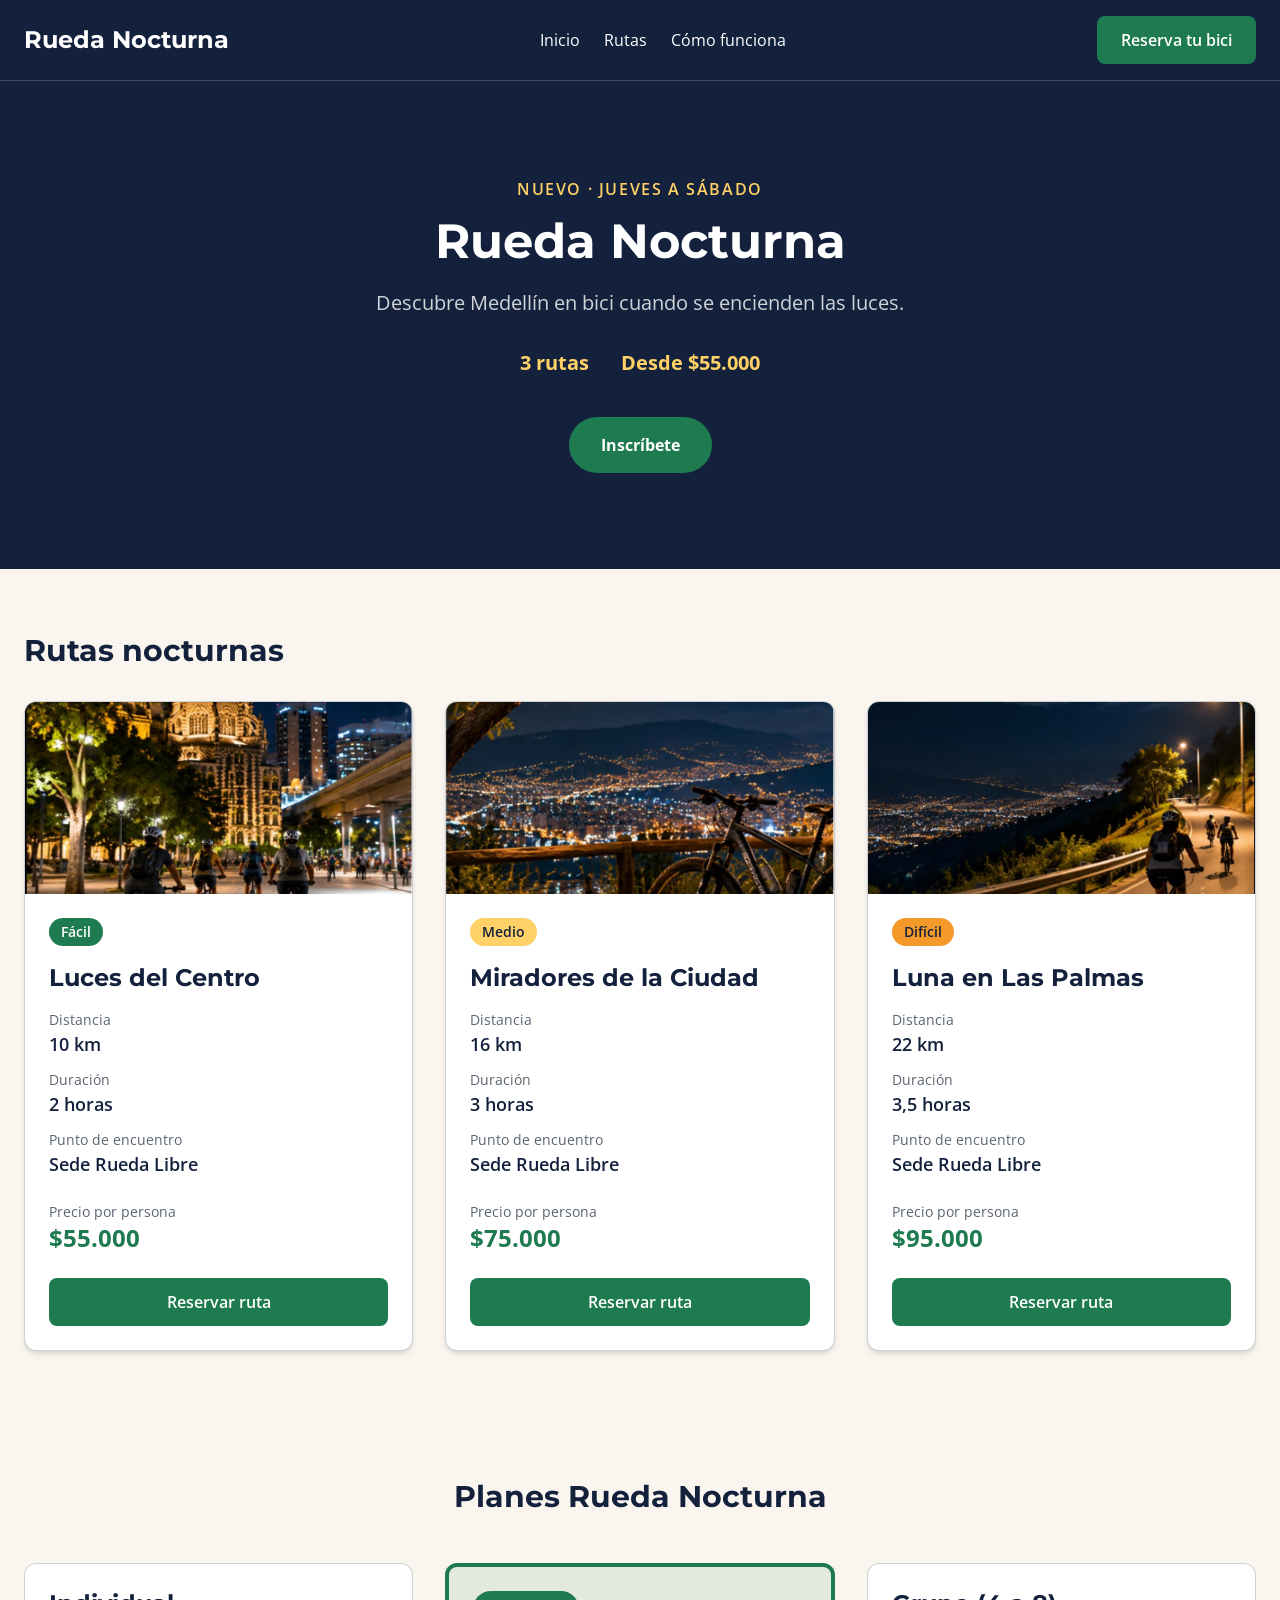
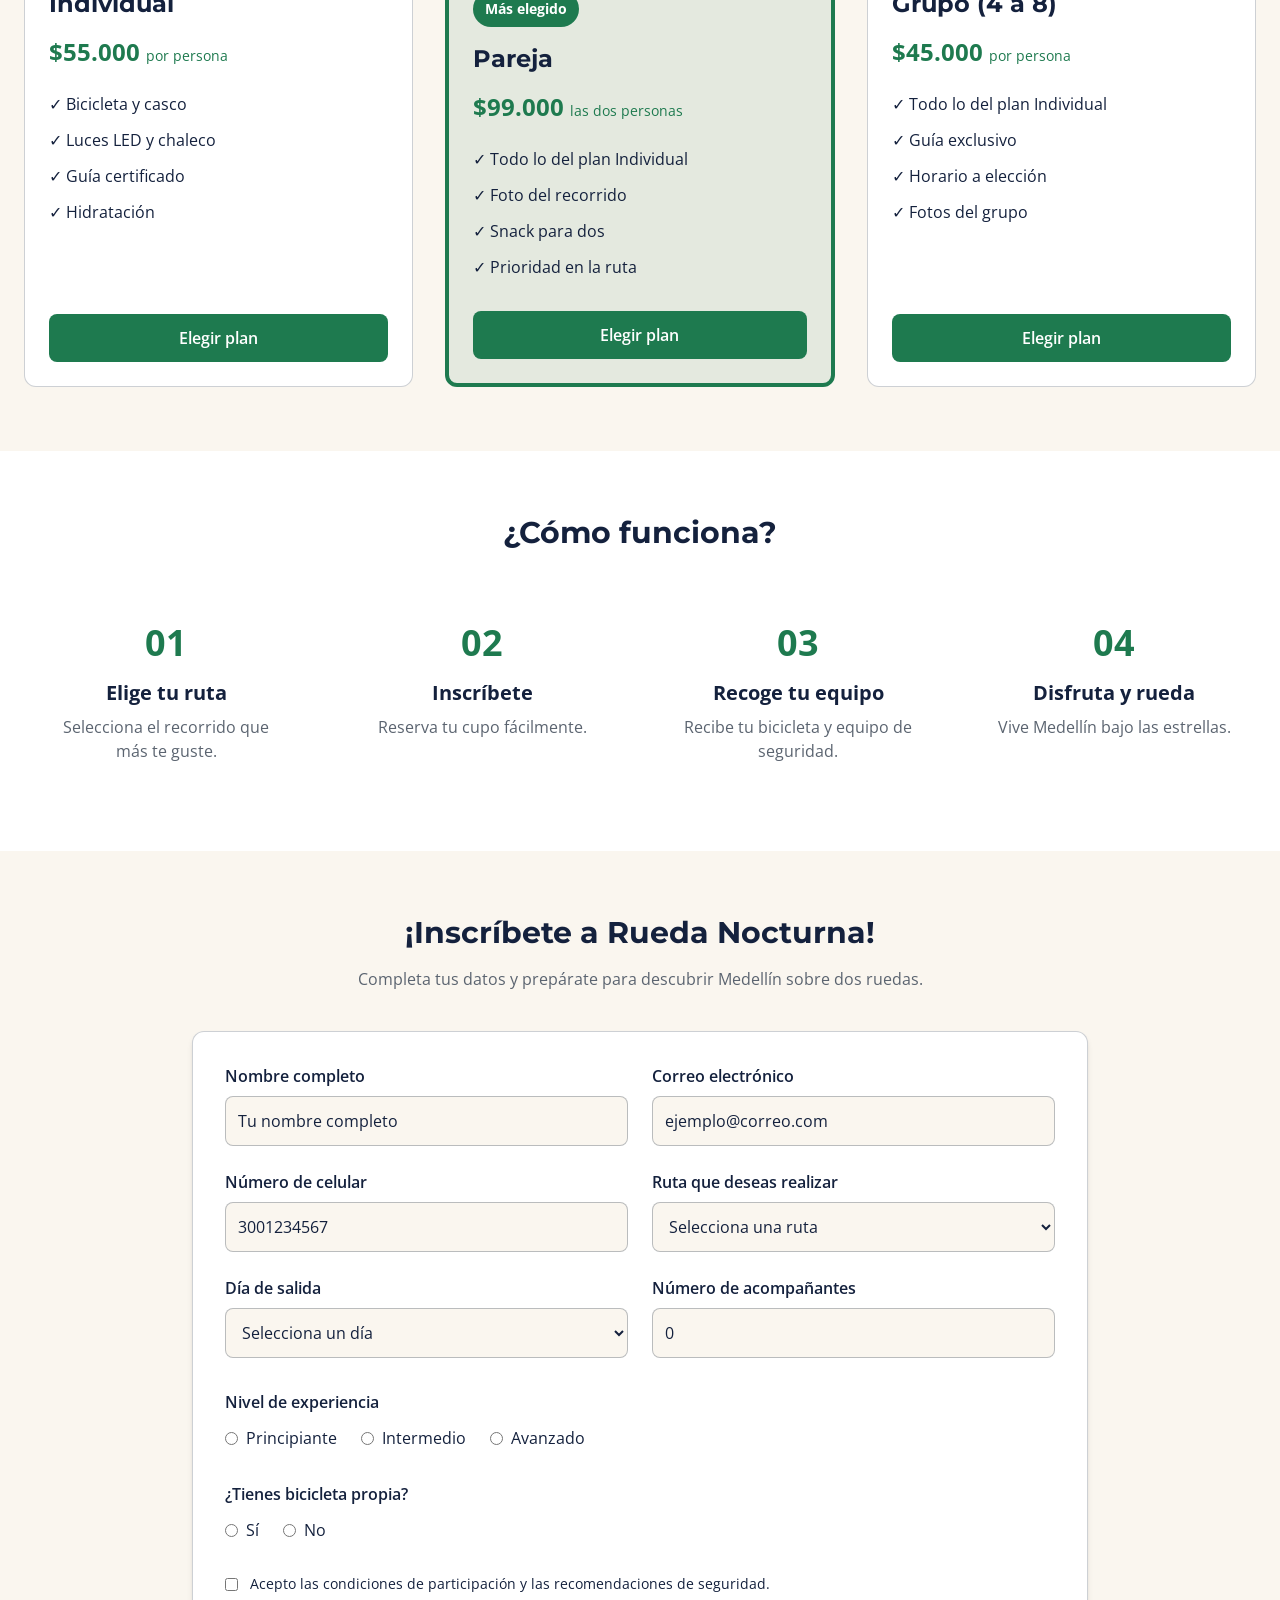
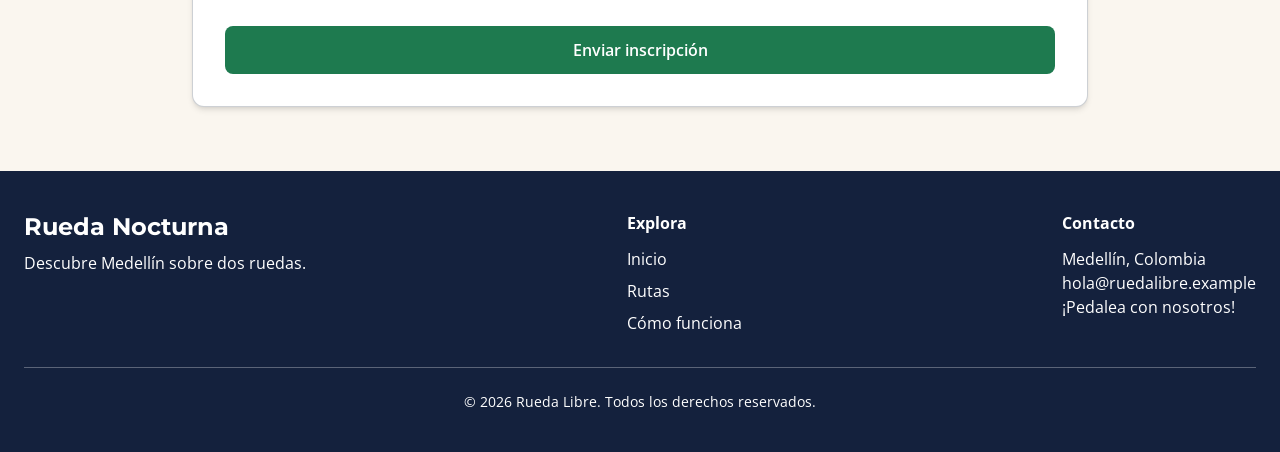
<file: nocturna/index.html>
<!DOCTYPE html>
<html lang="es">

<head>
    <meta charset="UTF-8">
    <meta name="viewport" content="width=device-width, initial-scale=1.0">
    <meta name="color-scheme" content="light dark">
    <title>Rueda Nocturna</title>
    <link rel="stylesheet" href="src/output.css">
</head>

<body class="bg-crema text-azul-noche font-texto dark:bg-azul-noche dark:text-white">

    <!-- ENCABEZADO -->
    <header class="bg-azul-noche text-white border-b border-white/20">
        <div class="max-w-7xl mx-auto px-4 sm:px-6 py-4">

            <div class="flex flex-col items-center gap-4 md:flex-row md:justify-between">

                <a href="#inicio" class="text-2xl font-bold font-titulos text-white text-center">
                    Rueda Nocturna
                </a>

                <nav class="hidden md:flex items-center justify-center gap-6">
                    <a href="#inicio" class="hover:text-amarillo-faro transition-colors">Inicio</a>
                    <a href="#rutas" class="hover:text-amarillo-faro transition-colors">Rutas</a>
                    <a href="#como-funciona" class="hover:text-amarillo-faro transition-colors">Cómo funciona</a>
                </nav>

                <a href="../paginas/reservas.html"
                    class="bg-verde-ruta text-white px-6 py-3 rounded-lg font-semibold hover:bg-amarillo-faro hover:text-azul-noche transition-colors">
                    Reserva tu bici
                </a>

            </div>
        </div>
    </header>


    <!-- CONTENIDO PRINCIPAL -->
    <main>

        <!-- INICIO -->
        <section id="inicio">
            <div class="bg-azul-noche text-white text-center px-6 py-24">

                <p class="text-amarillo-faro font-semibold uppercase tracking-widest mb-4">
                    Nuevo · Jueves a sábado
                </p>

                <h1 class="text-5xl font-bold font-titulos mb-6">
                    Rueda Nocturna
                </h1>

                <p class="text-xl text-white/80 mb-8">
                    Descubre Medellín en bici cuando se encienden las luces.
                </p>

                <div class="flex flex-wrap justify-center gap-8 mb-10 text-amarillo-faro font-bold text-xl">
                    <span>3 rutas</span>
                    <span>Desde $55.000</span>
                </div>

                <a href="#inscripcion"
                    class="inline-block bg-verde-ruta text-white px-8 py-4 rounded-full font-bold hover:bg-amarillo-faro hover:text-azul-noche transition-colors">
                    Inscríbete
                </a>

            </div>
        </section>


        <!-- RUTAS -->
        <section id="rutas" class="bg-crema dark:bg-azul-noche px-6 py-16">

            <div class="max-w-7xl mx-auto">

                <h2 class="text-3xl font-bold font-titulos text-azul-noche dark:text-white mb-8">
                    Rutas nocturnas
                </h2>

                <div class="grid grid-cols-1 sm:grid-cols-2 lg:grid-cols-3 gap-8">


                    <!-- TARJETA 1 -->
                    <div class="card-ruta">

                        <div class="h-48 bg-gris-asfalto/20">
                            <img src="../img/nocturna/ruta-centro.jpeg" alt="Ruta nocturna por el centro de Medellín"
                                class="w-full h-full object-cover">
                        </div>

                        <div class="p-6 text-azul-noche dark:text-white">

                            <span class="badge-ruta bg-verde-ruta text-white">
                                Fácil
                            </span>

                            <h3 class="text-2xl font-bold font-titulos mt-4">
                                Luces del Centro
                            </h3>

                            <div class="mt-4 space-y-3">

                                <div>
                                    <p class="text-sm text-gris-asfalto dark:text-white/70">Distancia</p>
                                    <p class="text-lg font-semibold">10 km</p>
                                </div>

                                <div>
                                    <p class="text-sm text-gris-asfalto dark:text-white/70">Duración</p>
                                    <p class="text-lg font-semibold">2 horas</p>
                                </div>

                                <div>
                                    <p class="text-sm text-gris-asfalto dark:text-white/70">Punto de encuentro</p>
                                    <p class="text-lg font-semibold">Sede Rueda Libre</p>
                                </div>

                            </div>

                            <div class="mt-6">
                                <p class="text-sm text-gris-asfalto dark:text-white/70">Precio por persona</p>
                                <p class="text-2xl font-bold text-verde-ruta dark:text-amarillo-faro">$55.000</p>
                            </div>

                            <div class="mt-6">
                                <button class="btn-ruta w-full px-6 py-3 rounded-lg">
                                    Reservar ruta
                                </button>
                            </div>

                        </div>
                    </div>


                    <!-- TARJETA 2 -->
                    <div class="card-ruta">

                        <div class="h-48 bg-gris-asfalto/20">
                            <img src="../img/nocturna/ruta-miradores.jpeg"
                                alt="Ruta en bicicleta por los miradores de Medellín"
                                class="w-full h-full object-cover">
                        </div>

                        <div class="p-6 text-azul-noche dark:text-white">

                            <span class="badge-ruta bg-amarillo-faro text-azul-noche">
                                Medio
                            </span>

                            <h3 class="text-2xl font-bold font-titulos mt-4">
                                Miradores de la Ciudad
                            </h3>

                            <div class="mt-4 space-y-3">

                                <div>
                                    <p class="text-sm text-gris-asfalto dark:text-white/70">Distancia</p>
                                    <p class="text-lg font-semibold">16 km</p>
                                </div>

                                <div>
                                    <p class="text-sm text-gris-asfalto dark:text-white/70">Duración</p>
                                    <p class="text-lg font-semibold">3 horas</p>
                                </div>

                                <div>
                                    <p class="text-sm text-gris-asfalto dark:text-white/70">Punto de encuentro</p>
                                    <p class="text-lg font-semibold">Sede Rueda Libre</p>
                                </div>

                            </div>

                            <div class="mt-6">
                                <p class="text-sm text-gris-asfalto dark:text-white/70">Precio por persona</p>
                                <p class="text-2xl font-bold text-verde-ruta dark:text-amarillo-faro">$75.000</p>
                            </div>

                            <div class="mt-6">
                                <button class="btn-ruta w-full px-6 py-3 rounded-lg">
                                    Reservar ruta
                                </button>
                            </div>

                        </div>
                    </div>


                    <!-- TARJETA 3 -->
                    <div class="card-ruta">

                        <div class="h-48 bg-gris-asfalto/20">
                            <img src="../img/nocturna/ruta-palmas.jpeg" alt="Ruta nocturna en bicicleta por Las Palmas"
                                class="w-full h-full object-cover">
                        </div>

                        <div class="p-6 text-azul-noche dark:text-white">

                            <span class="badge-ruta bg-naranja-pedal text-azul-noche">
                                Difícil
                            </span>

                            <h3 class="text-2xl font-bold font-titulos mt-4">
                                Luna en Las Palmas
                            </h3>

                            <div class="mt-4 space-y-3">

                                <div>
                                    <p class="text-sm text-gris-asfalto dark:text-white/70">Distancia</p>
                                    <p class="text-lg font-semibold">22 km</p>
                                </div>

                                <div>
                                    <p class="text-sm text-gris-asfalto dark:text-white/70">Duración</p>
                                    <p class="text-lg font-semibold">3,5 horas</p>
                                </div>

                                <div>
                                    <p class="text-sm text-gris-asfalto dark:text-white/70">Punto de encuentro</p>
                                    <p class="text-lg font-semibold">Sede Rueda Libre</p>
                                </div>

                            </div>

                            <div class="mt-6">
                                <p class="text-sm text-gris-asfalto dark:text-white/70">Precio por persona</p>
                                <p class="text-2xl font-bold text-verde-ruta dark:text-amarillo-faro">$95.000</p>
                            </div>

                            <div class="mt-6">
                                <button class="btn-ruta w-full px-6 py-3 rounded-lg">
                                    Reservar ruta
                                </button>
                            </div>

                        </div>
                    </div>

                </div>
            </div>
        </section>


        <!-- PLANES RUEDA NOCTURNA -->
        <section id="planes" class="bg-crema dark:bg-azul-noche px-6 py-16">

            <div class="max-w-7xl mx-auto">

                <h2 class="text-3xl font-bold font-titulos text-azul-noche dark:text-white text-center mb-12">
                    Planes Rueda Nocturna
                </h2>

                <div class="grid grid-cols-1 lg:grid-cols-3 gap-8 items-stretch">

                    <!-- PLAN INDIVIDUAL -->
                    <article
                        class="flex flex-col h-full bg-white dark:bg-white/5 border border-gris-asfalto/30 dark:border-white/20 rounded-xl p-6">

                        <h3 class="text-2xl font-bold font-titulos mb-4">
                            Individual
                        </h3>

                        <p class="text-2xl font-bold text-verde-ruta dark:text-amarillo-faro mb-6">
                            $55.000 <span class="text-sm font-normal">por persona</span>
                        </p>

                        <ul class="space-y-3 flex-grow mb-8">
                            <li>✓ Bicicleta y casco</li>
                            <li>✓ Luces LED y chaleco</li>
                            <li>✓ Guía certificado</li>
                            <li>✓ Hidratación</li>
                        </ul>

                        <a href="../paginas/reservas.html"
                            class="btn-ruta block text-center px-6 py-3 rounded-lg mt-auto">
                            Elegir plan
                        </a>

                    </article>


                    <!-- PLAN PAREJA -->
                    <article
                        class="flex flex-col h-full bg-verde-ruta/10 dark:bg-verde-ruta/20 border-4 border-verde-ruta rounded-xl p-6">

                        <span
                            class="inline-block bg-verde-ruta text-white text-sm font-bold px-3 py-2 rounded-full self-start mb-4">
                            Más elegido
                        </span>

                        <h3 class="text-2xl font-bold font-titulos mb-4">
                            Pareja
                        </h3>

                        <p class="text-2xl font-bold text-verde-ruta dark:text-amarillo-faro mb-6">
                            $99.000 <span class="text-sm font-normal">las dos personas</span>
                        </p>

                        <ul class="space-y-3 flex-grow mb-8">
                            <li>✓ Todo lo del plan Individual</li>
                            <li>✓ Foto del recorrido</li>
                            <li>✓ Snack para dos</li>
                            <li>✓ Prioridad en la ruta</li>
                        </ul>

                        <a href="../paginas/reservas.html"
                            class="btn-ruta block text-center px-6 py-3 rounded-lg mt-auto">
                            Elegir plan
                        </a>

                    </article>


                    <!-- PLAN GRUPO -->
                    <article
                        class="flex flex-col h-full bg-white dark:bg-white/5 border border-gris-asfalto/30 dark:border-white/20 rounded-xl p-6">

                        <h3 class="text-2xl font-bold font-titulos mb-4">
                            Grupo (4 a 8)
                        </h3>

                        <p class="text-2xl font-bold text-verde-ruta dark:text-amarillo-faro mb-6">
                            $45.000 <span class="text-sm font-normal">por persona</span>
                        </p>

                        <ul class="space-y-3 flex-grow mb-8">
                            <li>✓ Todo lo del plan Individual</li>
                            <li>✓ Guía exclusivo</li>
                            <li>✓ Horario a elección</li>
                            <li>✓ Fotos del grupo</li>
                        </ul>

                        <a href="../paginas/reservas.html"
                            class="btn-ruta block text-center px-6 py-3 rounded-lg mt-auto">
                            Elegir plan
                        </a>

                    </article>

                </div>
            </div>
        </section>



        <!-- CÓMO FUNCIONA -->
        <section id="como-funciona" class="bg-white dark:bg-azul-noche">

            <div class="max-w-7xl mx-auto px-6 py-16">

                <h2 class="text-3xl font-bold font-titulos text-azul-noche dark:text-white text-center mb-12">
                    ¿Cómo funciona?
                </h2>

                <div class="grid grid-cols-1 sm:grid-cols-2 lg:grid-cols-4 gap-8">

                    <div class="text-center p-6">
                        <div class="text-4xl font-bold text-verde-ruta dark:text-amarillo-faro mb-4">01</div>
                        <h3 class="text-xl font-bold mb-2">Elige tu ruta</h3>
                        <p class="text-gris-asfalto dark:text-white/80">Selecciona el recorrido que más te guste.</p>
                    </div>

                    <div class="text-center p-6">
                        <div class="text-4xl font-bold text-verde-ruta dark:text-amarillo-faro mb-4">02</div>
                        <h3 class="text-xl font-bold mb-2">Inscríbete</h3>
                        <p class="text-gris-asfalto dark:text-white/80">Reserva tu cupo fácilmente.</p>
                    </div>

                    <div class="text-center p-6">
                        <div class="text-4xl font-bold text-verde-ruta dark:text-amarillo-faro mb-4">03</div>
                        <h3 class="text-xl font-bold mb-2">Recoge tu equipo</h3>
                        <p class="text-gris-asfalto dark:text-white/80">Recibe tu bicicleta y equipo de seguridad.</p>
                    </div>

                    <div class="text-center p-6">
                        <div class="text-4xl font-bold text-verde-ruta dark:text-amarillo-faro mb-4">04</div>
                        <h3 class="text-xl font-bold mb-2">Disfruta y rueda</h3>
                        <p class="text-gris-asfalto dark:text-white/80">Vive Medellín bajo las estrellas.</p>
                    </div>

                </div>
            </div>
        </section>


        <!-- INSCRIPCIÓN -->
        <section id="inscripcion" class="bg-crema dark:bg-azul-noche px-6 py-16">

            <div class="max-w-4xl mx-auto">

                <div class="text-center mb-10">
                    <h2 class="text-3xl font-bold font-titulos text-azul-noche dark:text-white mb-4">
                        ¡Inscríbete a Rueda Nocturna!
                    </h2>

                    <p class="text-gris-asfalto dark:text-white/80">
                        Completa tus datos y prepárate para descubrir Medellín sobre dos ruedas.
                    </p>
                </div>

                <form
                    class="bg-white dark:bg-white/5 border border-gris-asfalto/30 dark:border-white/20 rounded-xl shadow-md p-6 md:p-8">

                    <div class="grid grid-cols-1 md:grid-cols-2 gap-6">

                        <!-- Nombre -->
                        <div>
                            <label for="nombre" class="block font-semibold text-azul-noche dark:text-white mb-2">
                                Nombre completo
                            </label>
                            <input type="text" id="nombre" name="nombre" minlength="3" required
                                placeholder="Tu nombre completo"
                                class="w-full p-3 rounded-lg border border-gris-asfalto/40 bg-crema dark:bg-azul-noche dark:text-white focus:outline-none focus:ring-2 focus:ring-verde-ruta">
                        </div>

                        <!-- Correo -->
                        <div>
                            <label for="correo" class="block font-semibold text-azul-noche dark:text-white mb-2">
                                Correo electrónico
                            </label>
                            <input type="email" id="correo" name="correo" required placeholder="ejemplo@correo.com"
                                class="w-full p-3 rounded-lg border border-gris-asfalto/40 bg-crema dark:bg-azul-noche dark:text-white focus:outline-none focus:ring-2 focus:ring-verde-ruta">
                        </div>

                        <!-- Celular -->
                        <div>
                            <label for="celular" class="block font-semibold text-azul-noche dark:text-white mb-2">
                                Número de celular
                            </label>
                            <input type="tel" id="celular" name="celular" pattern="3[0-9]{9}" maxlength="10" required
                                title="Debe tener 10 dígitos y comenzar por 3" placeholder="3001234567"
                                class="w-full p-3 rounded-lg border border-gris-asfalto/40 bg-crema dark:bg-azul-noche dark:text-white focus:outline-none focus:ring-2 focus:ring-verde-ruta">
                        </div>

                        <!-- Ruta -->
                        <div>
                            <label for="ruta" class="block font-semibold text-azul-noche dark:text-white mb-2">
                                Ruta que deseas realizar
                            </label>
                            <select id="ruta" name="ruta" required
                                class="w-full p-3 rounded-lg border border-gris-asfalto/40 bg-crema dark:bg-azul-noche dark:text-white focus:outline-none focus:ring-2 focus:ring-verde-ruta">
                                <option value="">Selecciona una ruta</option>
                                <option value="centro">Luces del Centro</option>
                                <option value="miradores">Miradores de la Ciudad</option>
                                <option value="palmas">Luna en Las Palmas</option>
                            </select>
                        </div>

                        <!-- Día -->
                        <div>
                            <label for="dia" class="block font-semibold text-azul-noche dark:text-white mb-2">
                                Día de salida
                            </label>
                            <select id="dia" name="dia" required
                                class="w-full p-3 rounded-lg border border-gris-asfalto/40 bg-crema dark:bg-azul-noche dark:text-white focus:outline-none focus:ring-2 focus:ring-verde-ruta">
                                <option value="">Selecciona un día</option>
                                <option value="jueves">Jueves</option>
                                <option value="viernes">Viernes</option>
                                <option value="sabado">Sábado</option>
                            </select>
                        </div>

                        <!-- Acompañantes -->
                        <div>
                            <label for="acompanantes" class="block font-semibold text-azul-noche dark:text-white mb-2">
                                Número de acompañantes
                            </label>
                            <input type="number" id="acompanantes" name="acompanantes" min="0" max="3" required
                                value="0"
                                class="w-full p-3 rounded-lg border border-gris-asfalto/40 bg-crema dark:bg-azul-noche dark:text-white focus:outline-none focus:ring-2 focus:ring-verde-ruta">
                        </div>

                    </div>

                    <!-- Experiencia -->
                    <fieldset class="mt-8">
                        <legend class="font-semibold text-azul-noche dark:text-white mb-3">
                            Nivel de experiencia
                        </legend>

                        <div class="flex flex-wrap gap-6 text-azul-noche dark:text-white">
                            <label class="flex items-center gap-2">
                                <input type="radio" name="experiencia" value="principiante" required>
                                Principiante
                            </label>

                            <label class="flex items-center gap-2">
                                <input type="radio" name="experiencia" value="intermedio">
                                Intermedio
                            </label>

                            <label class="flex items-center gap-2">
                                <input type="radio" name="experiencia" value="avanzado">
                                Avanzado
                            </label>
                        </div>
                    </fieldset>

                    <!-- Bicicleta propia -->
                    <fieldset class="mt-8">
                        <legend class="font-semibold text-azul-noche dark:text-white mb-3">
                            ¿Tienes bicicleta propia?
                        </legend>

                        <div class="flex gap-6 text-azul-noche dark:text-white">
                            <label class="flex items-center gap-2">
                                <input type="radio" name="bicicleta" value="si" required>
                                Sí
                            </label>

                            <label class="flex items-center gap-2">
                                <input type="radio" name="bicicleta" value="no">
                                No
                            </label>
                        </div>
                    </fieldset>

                    <!-- Condiciones -->
                    <div class="mt-8">
                        <label class="flex items-start gap-3 text-sm text-azul-noche dark:text-white">
                            <input type="checkbox" name="condiciones" required class="mt-1">
                            Acepto las condiciones de participación y las recomendaciones de seguridad.
                        </label>
                    </div>

                    <!-- Botón -->
                    <button type="submit" class="btn-ruta w-full mt-8 px-6 py-3 rounded-lg">
                        Enviar inscripción
                    </button>

                </form>

            </div>
        </section>

    </main>


    <!-- FOOTER -->
    <footer class="bg-azul-noche text-white px-6 py-10">

        <div class="max-w-7xl mx-auto flex flex-col md:flex-row justify-between gap-8">

            <!-- MARCA -->
            <div>
                <h2 class="text-2xl font-bold font-titulos mb-2 text-white">
                    Rueda Nocturna
                </h2>

                <p class="text-white">
                    Descubre Medellín sobre dos ruedas.
                </p>
            </div>


            <!-- EXPLORA -->
            <div>
                <h3 class="font-bold mb-3 text-white">
                    Explora
                </h3>

                <ul class="space-y-2 text-white">
                    <li>
                        <a href="#inicio" class="hover:text-amarillo-faro transition-colors">Inicio</a>
                    </li>

                    <li>
                        <a href="#rutas" class="hover:text-amarillo-faro transition-colors">Rutas</a>
                    </li>

                    <li>
                        <a href="#como-funciona" class="hover:text-amarillo-faro transition-colors">Cómo funciona</a>
                    </li>
                </ul>
            </div>


            <!-- CONTACTO -->
            <div>
                <h3 class="font-bold mb-3 text-white">
                    Contacto
                </h3>

                <p class="text-white">Medellín, Colombia</p>
                <p class="text-white">hola@ruedalibre.example</p>
                <p class="text-white">¡Pedalea con nosotros!</p>
            </div>

        </div>


        <!-- DERECHOS RESERVADOS -->
        <div class="max-w-7xl mx-auto border-t border-white/30 mt-8 pt-6 text-center text-white text-sm">
            © 2026 Rueda Libre. Todos los derechos reservados.
        </div>

    </footer>

</body>

</html>
</file>
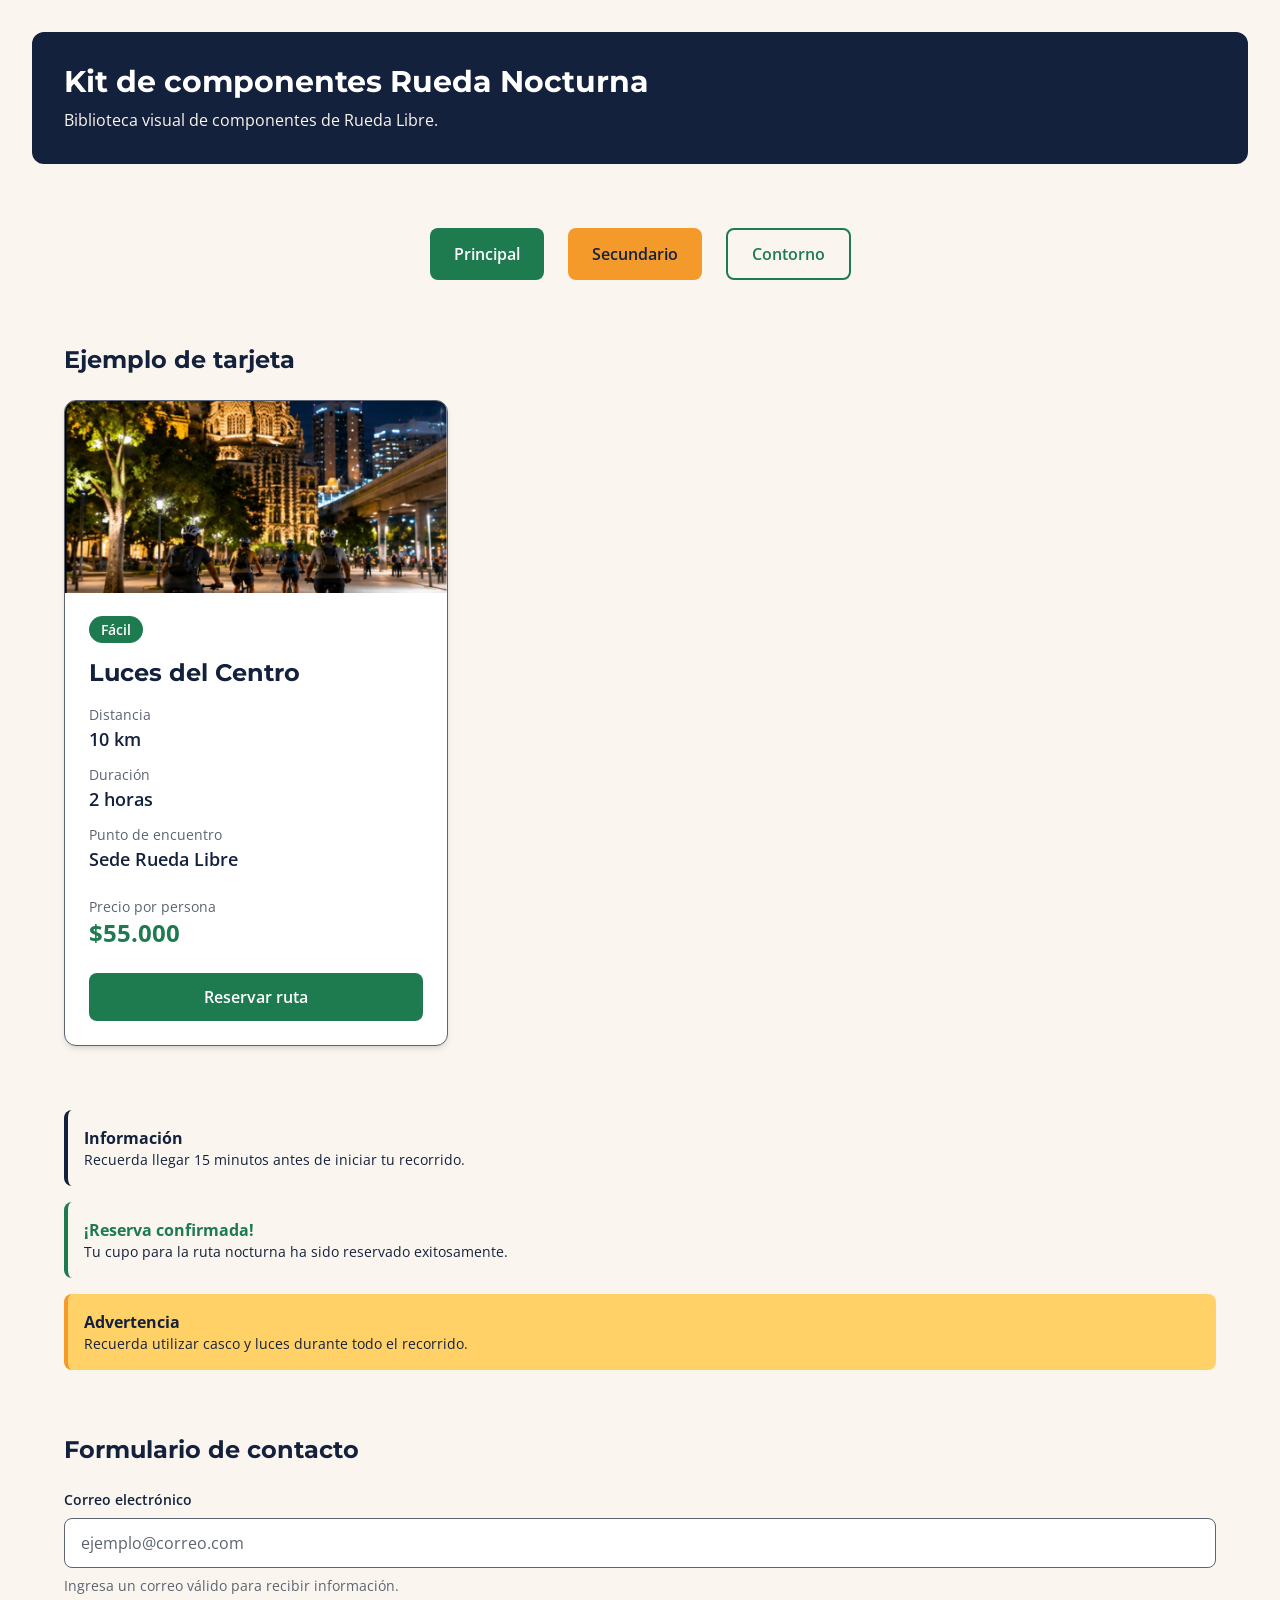
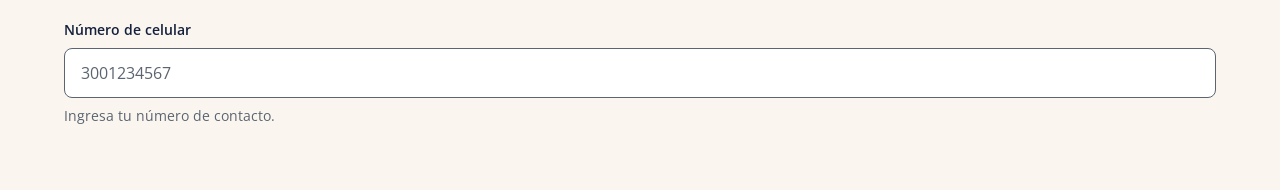
<file: nocturna/componentes.html>
<!DOCTYPE html>
<html lang="es">

<head>
    <meta charset="UTF-8">
    <meta name="viewport" content="width=device-width, initial-scale=1.0">
    <link rel="stylesheet" href="src/output.css">
    <title>Kit de componentes - Rueda Nocturna</title>
</head>

<body class="bg-crema dark:bg-azul-noche text-azul-noche dark:text-crema font-texto">

    <main class="max-w-7xl mx-auto p-6 md:p-8">

        <!-- Encabezado -->
        <header class="bg-azul-noche text-white p-8 rounded-xl mb-8">
            <h1 class="text-3xl font-bold font-titulos">
                Kit de componentes Rueda Nocturna
            </h1>
            <p class="text-crema mt-2">
                Biblioteca visual de componentes de Rueda Libre.
            </p>
        </header>

        <!-- Botones -->
        <section class="flex flex-wrap justify-center gap-6 p-8">

            <!-- Principal -->
            <button
                class="bg-verde-ruta text-white px-6 py-3 rounded-lg font-semibold hover:bg-azul-noche transition-colors focus-visible:outline-2 focus-visible:outline-offset-2 focus-visible:outline-verde-ruta">
                Principal
            </button>

            <!-- Secundario -->
            <button
                class="bg-naranja-pedal text-azul-noche px-6 py-3 rounded-lg font-semibold hover:bg-amarillo-faro transition-colors focus-visible:outline-2 focus-visible:outline-offset-2 focus-visible:outline-naranja-pedal">
                Secundario
            </button>

            <!-- Contorno -->
            <button
                class="border-2 border-verde-ruta dark:border-crema text-verde-ruta dark:text-crema px-6 py-3 rounded-lg font-semibold hover:bg-verde-ruta hover:text-white dark:hover:bg-crema dark:hover:text-azul-noche transition-colors focus-visible:outline-2 focus-visible:outline-offset-2 focus-visible:outline-verde-ruta">
                Contorno
            </button>

        </section>

        <!-- Card de ruta -->
        <section class="p-8">

            <h2 class="text-2xl font-bold font-titulos text-azul-noche dark:text-crema mb-6">
                Ejemplo de tarjeta
            </h2>

            <div
                class="w-full max-w-sm bg-white dark:bg-azul-noche border border-gris-asfalto dark:border-gris-asfalto rounded-xl shadow-md overflow-hidden hover:shadow-xl hover:border-verde-ruta transition-all duration-300">

                <div class="h-48 bg-gris-asfalto">
                    <img src="../img/nocturna/ruta-centro.jpeg"
                        alt="Ruta nocturna por el centro de Medellín"
                        class="w-full h-full object-cover">
                </div>

                <div class="p-6 text-azul-noche dark:text-crema">

                    <span class="bg-verde-ruta text-white text-sm font-semibold px-3 py-1 rounded-full">
                        Fácil
                    </span>

                    <h3 class="text-2xl font-bold font-titulos mt-4">
                        Luces del Centro
                    </h3>

                    <div class="mt-4 space-y-3">
                        <div>
                            <p class="text-sm text-gris-asfalto dark:text-crema">
                                Distancia
                            </p>
                            <p class="text-lg font-semibold">10 km</p>
                        </div>

                        <div>
                            <p class="text-sm text-gris-asfalto dark:text-crema">
                                Duración
                            </p>
                            <p class="text-lg font-semibold">2 horas</p>
                        </div>

                        <div>
                            <p class="text-sm text-gris-asfalto dark:text-crema">
                                Punto de encuentro
                            </p>
                            <p class="text-lg font-semibold">Sede Rueda Libre</p>
                        </div>
                    </div>

                    <div class="mt-6">
                        <p class="text-sm text-gris-asfalto dark:text-crema">
                            Precio por persona
                        </p>
                        <p class="text-2xl font-bold text-verde-ruta dark:text-crema">
                            $55.000
                        </p>
                    </div>

                    <div class="mt-6">
                        <button
                            class="w-full bg-verde-ruta text-white px-6 py-3 rounded-lg font-semibold hover:bg-azul-noche transition-colors focus-visible:outline-2 focus-visible:outline-offset-2 focus-visible:outline-verde-ruta">
                            Reservar ruta
                        </button>
                    </div>

                </div>
            </div>
        </section>

        <!-- Alertas -->
        <section class="p-8 space-y-4">

            <!-- Información -->
            <div class="bg-crema dark:bg-azul-noche border-l-4 border-azul-noche dark:border-crema p-4 rounded-lg">
                <h3 class="font-bold text-azul-noche dark:text-crema">
                    Información
                </h3>
                <p class="text-azul-noche dark:text-crema text-sm">
                    Recuerda llegar 15 minutos antes de iniciar tu recorrido.
                </p>
            </div>

            <!-- Éxito -->
            <div class="bg-crema dark:bg-azul-noche border-l-4 border-verde-ruta p-4 rounded-lg">
                <h3 class="font-bold text-verde-ruta dark:text-crema">
                    ¡Reserva confirmada!
                </h3>
                <p class="text-azul-noche dark:text-crema text-sm">
                    Tu cupo para la ruta nocturna ha sido reservado exitosamente.
                </p>
            </div>

            <!-- Advertencia -->
            <div class="bg-amarillo-faro dark:bg-azul-noche border-l-4 border-naranja-pedal dark:border-amarillo-faro p-4 rounded-lg">
                <h3 class="font-bold text-azul-noche dark:text-crema">
                    Advertencia
                </h3>
                <p class="text-azul-noche dark:text-crema text-sm">
                    Recuerda utilizar casco y luces durante todo el recorrido.
                </p>
            </div>

        </section>

        <!-- Campos de formulario -->
        <section class="p-8 space-y-6">

            <h2 class="text-2xl font-bold font-titulos text-azul-noche dark:text-crema">
                Formulario de contacto
            </h2>

            <!-- Correo -->
            <div class="space-y-2">

                <label for="correo"
                    class="block text-sm font-semibold text-azul-noche dark:text-crema">
                    Correo electrónico
                </label>

                <input
                    type="email"
                    id="correo"
                    placeholder="ejemplo@correo.com"
                    class="w-full bg-white dark:bg-azul-noche text-azul-noche dark:text-crema placeholder:text-gris-asfalto dark:placeholder:text-crema border border-gris-asfalto dark:border-gris-asfalto rounded-lg px-4 py-3 focus:outline-none focus:ring-2 focus:ring-verde-ruta focus:border-verde-ruta">

                <p class="text-sm text-gris-asfalto dark:text-crema">
                    Ingresa un correo válido para recibir información.
                </p>

            </div>

            <!-- Celular -->
            <div class="space-y-2">

                <label for="celular"
                    class="block text-sm font-semibold text-azul-noche dark:text-crema">
                    Número de celular
                </label>

                <input
                    type="tel"
                    id="celular"
                    placeholder="3001234567"
                    class="w-full bg-white dark:bg-azul-noche text-azul-noche dark:text-crema placeholder:text-gris-asfalto dark:placeholder:text-crema border border-gris-asfalto dark:border-gris-asfalto rounded-lg px-4 py-3 focus:outline-none focus:ring-2 focus:ring-verde-ruta focus:border-verde-ruta">

                <p class="text-sm text-gris-asfalto dark:text-crema">
                    Ingresa tu número de contacto.
                </p>

            </div>

        </section>

    </main>

</body>
</html>
</file>
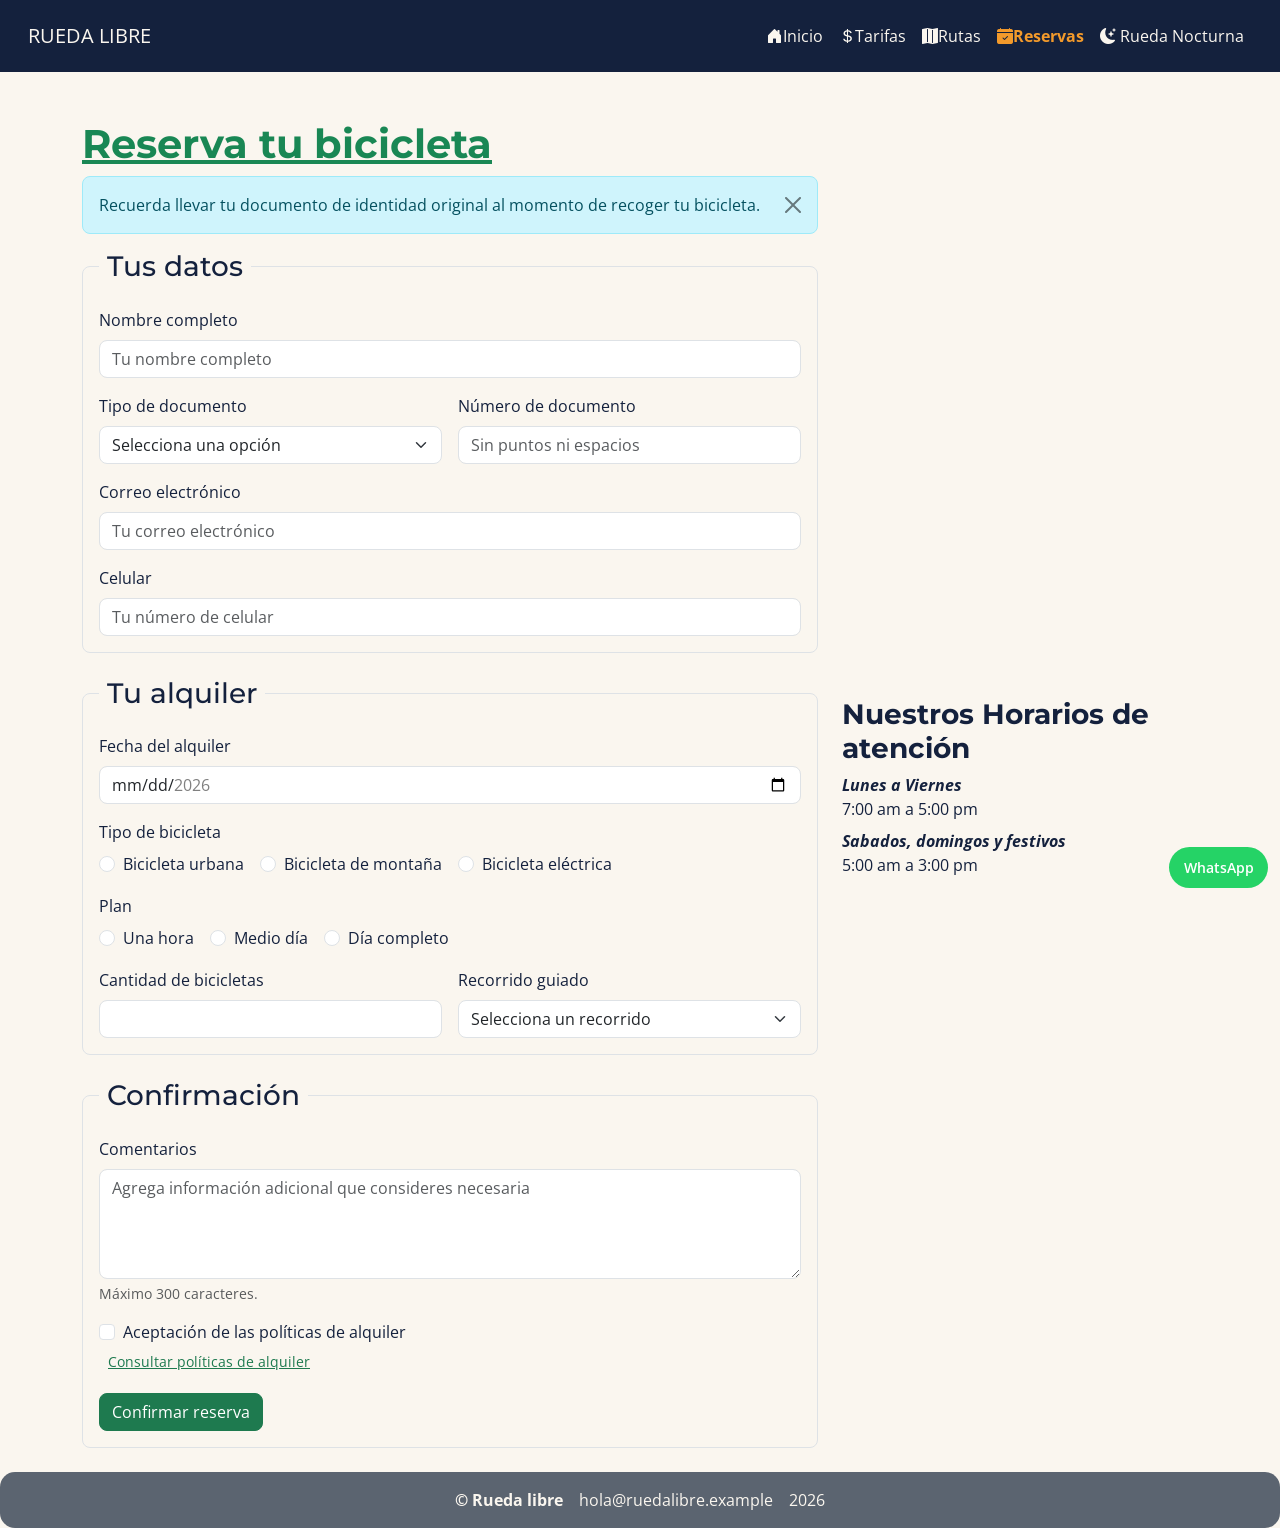
<file: paginas/reservas.html>
<!DOCTYPE html>
<html lang="es">

<head>
    <meta charset="UTF-8">
    <meta name="viewport" content="width=device-width, initial-scale=1.0">
    <title>Reservas</title>
    <link rel="preconnect" href="https://fonts.googleapis.com">
    <link rel="preconnect" href="https://fonts.gstatic.com" crossorigin>
    <link
        href="https://fonts.googleapis.com/css2?family=Montserrat:ital,wght@0,100..900;1,100..900&family=Open+Sans:ital,wght@0,300..800;1,300..800&display=swap"
        rel="stylesheet">
    <link href="https://cdn.jsdelivr.net/npm/bootstrap@5.3.8/dist/css/bootstrap.min.css" rel="stylesheet"
        integrity="sha384-sRIl4kxILFvY47J16cr9ZwB07vP4J8+LH7qKQnuqkuIAvNWLzeN8tE5YBujZqJLB" crossorigin="anonymous">
    <link rel="stylesheet" href="https://cdn.jsdelivr.net/npm/bootstrap-icons@1.13.1/font/bootstrap-icons.min.css">
    <link rel="stylesheet" href="../CSS/styles.css">
</head>

<body>

    <!-- Encabezado con menu navegación -->

    <header>
        <nav class="navbar navbar-expand-lg navbar-rueda" data-bs-theme="dark">
            <div class="container-fluid">

                <a class="navbar-brand" href="../index.html">RUEDA LIBRE</a>

                <button class="navbar-toggler" type="button" data-bs-toggle="collapse" data-bs-target="#menuPrincipal"
                    aria-controls="menuPrincipal" aria-expanded="false" aria-label="Abrir o cerrar menú">
                    <span class="navbar-toggler-icon"></span>
                </button>

                <div class="collapse navbar-collapse" id="menuPrincipal">
                    <ul class="navbar-nav ms-auto mb-2 mb-lg-0 text-center">

                        <li class="nav-item">
                            <a class="nav-link" href="../index.html"><i class="bi bi-house-door-fill"
                                    aria-hidden="true"></i>Inicio</a>
                        </li>

                        <li class="nav-item">
                            <a class="nav-link" href="tarifas.html"><i class="bi bi-currency-dollar"
                                    aria-hidden="true"></i>Tarifas</a>
                        </li>

                        <li class="nav-item">
                            <a class="nav-link" href="tarifas.html#tabla-recorridos"><i class="bi bi bi-map-fill"
                                    aria-hidden="true"></i>Rutas</a>
                        </li>

                        <li class="nav-item">
                            <a class="nav-link active" aria-current="page" href="reservas.html"><i
                                    class="bi bi-calendar-check-fill" aria-hidden="true"></i>Reservas</a>
                        </li>

                        <li class="nav-item">
                            <a class="nav-link" href="../nocturna/index.html">
                                <i class="bi bi-moon-stars-fill" aria-hidden="true"></i>
                                Rueda Nocturna
                            </a>
                        </li>

                    </ul>
                </div>
            </div>
        </nav>
    </header>

    <div class="container">
        <div class="row g-4 align-items-start mt-4">
            <main id="contenido" class="col-12 col-md-8">

                <section id="reserva-bici">
                    <h1><a href="mailto:hola@ruedalibre.example" class="text-success"> Reserva tu bicicleta </a></h1>
                </section>

                <section id="formulario-reserva">
                    <div class="alert alert-info alert-dismissible fade show" role="alert">
                        Recuerda llevar tu documento de identidad original al momento de recoger tu bicicleta.
                        <button type="button" class="btn-close" data-bs-dismiss="alert" aria-label="Cerrar"></button>
                    </div>
                    <form method="post" class="needs-validation" novalidate>


                        <fieldset class="border rounded-3 p-3 mb-4">
                            <legend class="float-none w-auto px-2">
                                <h2 class="h3 mb-0">Tus datos</h2>
                            </legend>

                            <div class="row g-3">

                                <div class="col-12">
                                    <label for="nombre" class="form-label">Nombre completo</label>
                                    <input type="text" id="nombre" name="nombre" class="form-control"
                                        placeholder="Tu nombre completo" minlength="3" required>
                                    <div class="invalid-feedback">
                                        Ingresa tu nombre completo. Debe tener al menos 3 caracteres.
                                    </div>
                                </div>

                                <div class="col-12 col-md-6">
                                    <label for="tipo-documento" class="form-label">Tipo de documento</label>
                                    <select name="tipo-documento" id="tipo-documento" class="form-select" required>
                                        <option value="">Selecciona una opción</option>
                                        <option value="CC">Cédula de ciudadanía</option>
                                        <option value="CE">Cédula de extranjería</option>
                                        <option value="TI">Tarjeta de identidad</option>
                                        <option value="PAS">Pasaporte</option>
                                    </select>
                                    <div class="invalid-feedback">
                                        Selecciona el tipo de documento que presentarás al recoger la bicicleta.
                                    </div>
                                </div>

                                <div class="col-12 col-md-6">
                                    <label for="documento" class="form-label">Número de documento</label>
                                    <input type="text" id="documento" name="documento" class="form-control"
                                        pattern="\d{6,10}" inputmode="numeric" title="Mínimo 6 - máximo 10 dígitos"
                                        placeholder="Sin puntos ni espacios" required>
                                    <div class="invalid-feedback">
                                        Ingresa un documento válido, entre 6 y 10 dígitos, sin puntos ni espacios.
                                    </div>
                                </div>

                                <div class="col-12">
                                    <label for="correo" class="form-label">Correo electrónico</label>
                                    <input type="email" id="correo" name="correo" class="form-control"
                                        placeholder="Tu correo electrónico" required>
                                    <div class="invalid-feedback">
                                        Ingresa un correo electrónico válido.
                                    </div>
                                </div>

                                <div class="col-12">
                                    <label for="celular" class="form-label">Celular</label>
                                    <input type="tel" id="celular" name="celular" class="form-control"
                                        pattern="3[0-9]{9}" title="Debe tener 10 dígitos y comenzar por 3"
                                        placeholder="Tu número de celular" required>
                                    <div class="invalid-feedback">
                                        Ingresa un número de celular de 10 dígitos que comience por 3.
                                    </div>
                                </div>

                            </div>
                        </fieldset>

                        <fieldset class="border rounded-3 p-3 mb-4">
                            <legend class="float-none w-auto px-2">
                                <h2 class="h3 mb-0">Tu alquiler</h2>
                            </legend>

                            <div class="row g-3">

                                <div class="col-12">
                                    <label for="fecha" class="form-label">Fecha del alquiler</label>
                                    <input type="date" id="fecha" name="fecha" class="form-control" min="2026-11-01"
                                        max="2026-12-31" required>
                                    <div class="invalid-feedback">
                                        Selecciona una fecha entre el 1 de noviembre y el 31 de diciembre de 2026.
                                    </div>
                                </div>

                                <div class="col-12">
                                    <label class="form-label d-block">Tipo de bicicleta</label>

                                    <div class="d-flex flex-column flex-sm-row flex-wrap gap-3">
                                        <div class="form-check">
                                            <input type="radio" name="tipo-bicicleta" id="urbana"
                                                class="form-check-input" required>
                                            <label for="urbana" class="form-check-label">Bicicleta urbana</label>
                                        </div>

                                        <div class="form-check">
                                            <input type="radio" name="tipo-bicicleta" id="montaña"
                                                class="form-check-input" required>
                                            <label for="montaña" class="form-check-label">Bicicleta de montaña</label>
                                        </div>

                                        <div class="form-check">
                                            <input type="radio" name="tipo-bicicleta" id="electrica"
                                                class="form-check-input" required>
                                            <label for="electrica" class="form-check-label">Bicicleta eléctrica</label>
                                        </div>
                                    </div>
                                    <div class="invalid-feedback">
                                        Selecciona el tipo de bicicleta que deseas alquilar.
                                    </div>
                                </div>

                                <div class="col-12">
                                    <label class="form-label d-block">Plan</label>

                                    <div class="d-flex flex-column flex-sm-row flex-wrap gap-3">
                                        <div class="form-check">
                                            <input type="radio" name="plan" id="una-hora" class="form-check-input"
                                                required>
                                            <label for="una-hora" class="form-check-label">Una hora</label>
                                        </div>

                                        <div class="form-check">
                                            <input type="radio" name="plan" id="medio-dia" class="form-check-input"
                                                required>
                                            <label for="medio-dia" class="form-check-label">Medio día</label>
                                        </div>

                                        <div class="form-check">
                                            <input type="radio" name="plan" id="dia-completo" class="form-check-input"
                                                required>
                                            <label for="dia-completo" class="form-check-label">Día completo</label>
                                        </div>
                                    </div>
                                    <div class="invalid-feedback">
                                        Selecciona el plan de alquiler que deseas.
                                    </div>
                                </div>

                                <div class="col-12 col-md-6">
                                    <label for="cantidad" class="form-label">Cantidad de bicicletas</label>
                                    <input type="number" id="cantidad" name="cantidad" class="form-control" min="1"
                                        max="6" required>
                                    <div class="invalid-feedback">
                                        Ingresa una cantidad entre 1 y 6 bicicletas.
                                    </div>
                                </div>

                                <div class="col-12 col-md-6">
                                    <label for="recorrido" class="form-label">Recorrido guiado</label>
                                    <select name="recorrido" id="recorrido" class="form-select">
                                        <option value="">Selecciona un recorrido</option>
                                        <option value="ruta-1">Ríos y parques</option>
                                        <option value="ruta-2">Sabores de barrio</option>
                                        <option value="ruta-3">Reto Las Palmas</option>
                                    </select>
                                    <div class="invalid-feedback">
                                        Selecciona el recorrido que deseas.
                                    </div>
                                </div>

                            </div>
                        </fieldset>


                        <fieldset class="border rounded-3 p-3 mb-4">
                            <legend class="float-none w-auto px-2">
                                <h2 class="h3 mb-0">Confirmación</h2>
                            </legend>

                            <div class="row g-3">

                                <div class="col-12">
                                    <label for="comentarios" class="form-label">Comentarios</label>
                                    <textarea name="comentarios" id="comentarios" class="form-control" rows="4"
                                        placeholder="Agrega información adicional que consideres necesaria"
                                        maxlength="300"></textarea>
                                    <div class="form-text">Máximo 300 caracteres.</div>
                                </div>

                                <div class="col-12">
                                    <div class="form-check">
                                        <input type="checkbox" id="politicas" name="politicas" class="form-check-input"
                                            required>
                                        <div class="invalid-feedback">
                                            Debes aceptar las políticas de alquiler para continuar.
                                        </div>
                                        <label for="politicas" class="form-check-label">
                                            Aceptación de las políticas de alquiler
                                        </label>
                                    </div>
                                    <button type="button" class="btn btn-link btn-sm" data-bs-toggle="modal"
                                        data-bs-target="#modalPoliticas">
                                        Consultar políticas de alquiler
                                    </button>
                                </div>

                                <div class="col-12">
                                    <button type="submit" class="btn btn-success">
                                        Confirmar reserva
                                    </button>
                                </div>

                            </div>
                        </fieldset>

                    </form>
                    <!-- Modal de políticas de alquiler -->
                    <div class="modal fade" id="modalPoliticas" tabindex="-1" role="dialog"
                        aria-labelledby="tituloPoliticas" aria-hidden="true">

                        <div class="modal-dialog modal-dialog-centered">
                            <div class="modal-content">

                                <div class="modal-header">
                                    <h3 class="modal-title" id="tituloPoliticas">
                                        Políticas de alquiler
                                    </h3>
                                    <button type="button" class="btn-close" data-bs-dismiss="modal"
                                        aria-label="Cerrar"></button>
                                </div>

                                <div class="modal-body">
                                    <ol>
                                        <li class="mb-2">
                                            Presenta tu documento de identidad original al recoger la bicicleta.
                                        </li>
                                        <li class="mb-2">
                                            Revisa la bicicleta con el asesor antes de salir.
                                        </li>
                                        <li class="mb-2">
                                            Cada 15 minutos de retraso en la devolución tiene un recargo de $5.000.
                                        </li>
                                        <li class="mb-2">
                                            Los daños por mal uso se cobran según el costo de la reparación.
                                        </li>
                                        <li>
                                            Los menores de edad deben estar acompañados por un adulto responsable.
                                        </li>
                                    </ol>
                                </div>

                                <div class="modal-footer">
                                    <button type="button" class="btn btn-secondary" data-bs-dismiss="modal">
                                        Cerrar
                                    </button>
                                </div>

                            </div>
                        </div>
                    </div>
                </section>
            </main>

            <aside class="informacion-contacto col-12 col-md-4 align-self-md-center">
                <h3>Nuestros Horarios de atención</h3>
                <dl>
                    <dt> <em>Lunes a Viernes</em></dt>
                    <dd> 7:00 am a 5:00 pm</dd>
                    <dt><em>Sabados, domingos y festivos</em></dt>
                    <dd> 5:00 am a 3:00 pm</dd>
                </dl>
            </aside>
        </div>
    </div>

    <!-- Pie de pagina -->

    <footer class="d-flex flex-column flex-md-row align-items-center justify-content-center gap-3 p-3 text-center">
        <p><strong> &copy; Rueda libre</strong></p>
        <p>hola@ruedalibre.example</p>
        <p>2026</p>
    </footer>

    <!-- Enlace Whatsapp -->

    <a href="https://wa.me/573000000000" class="boton-whatsapp" target="_blank" rel="noopener noreferrer"
        aria-label="Contáctanos por WhatsApp">WhatsApp</a>

    <script src="https://cdn.jsdelivr.net/npm/bootstrap@5.3.8/dist/js/bootstrap.bundle.min.js"
        integrity="sha384-FKyoEForCGlyvwx9Hj09JcYn3nv7wiPVlz7YYwJrWVcXK/BmnVDxM+D2scQbITxI"
        crossorigin="anonymous"></script>


    <script>

        (() => {
            'use strict'

            // Obtener todos los formularios a los que queremos aplicar estilos de validación de Bootstrap personalizados
            const forms = document.querySelectorAll('.needs-validation')

            // Bucle sobre ellos y evitar el envío
            Array.from(forms).forEach(form => {
                form.addEventListener('submit', event => {
                    if (!form.checkValidity()) {
                        event.preventDefault()
                        event.stopPropagation()
                    }

                    form.classList.add('was-validated')
                }, false)
            })
        })()

    </script>


</body>

</html>
</file>
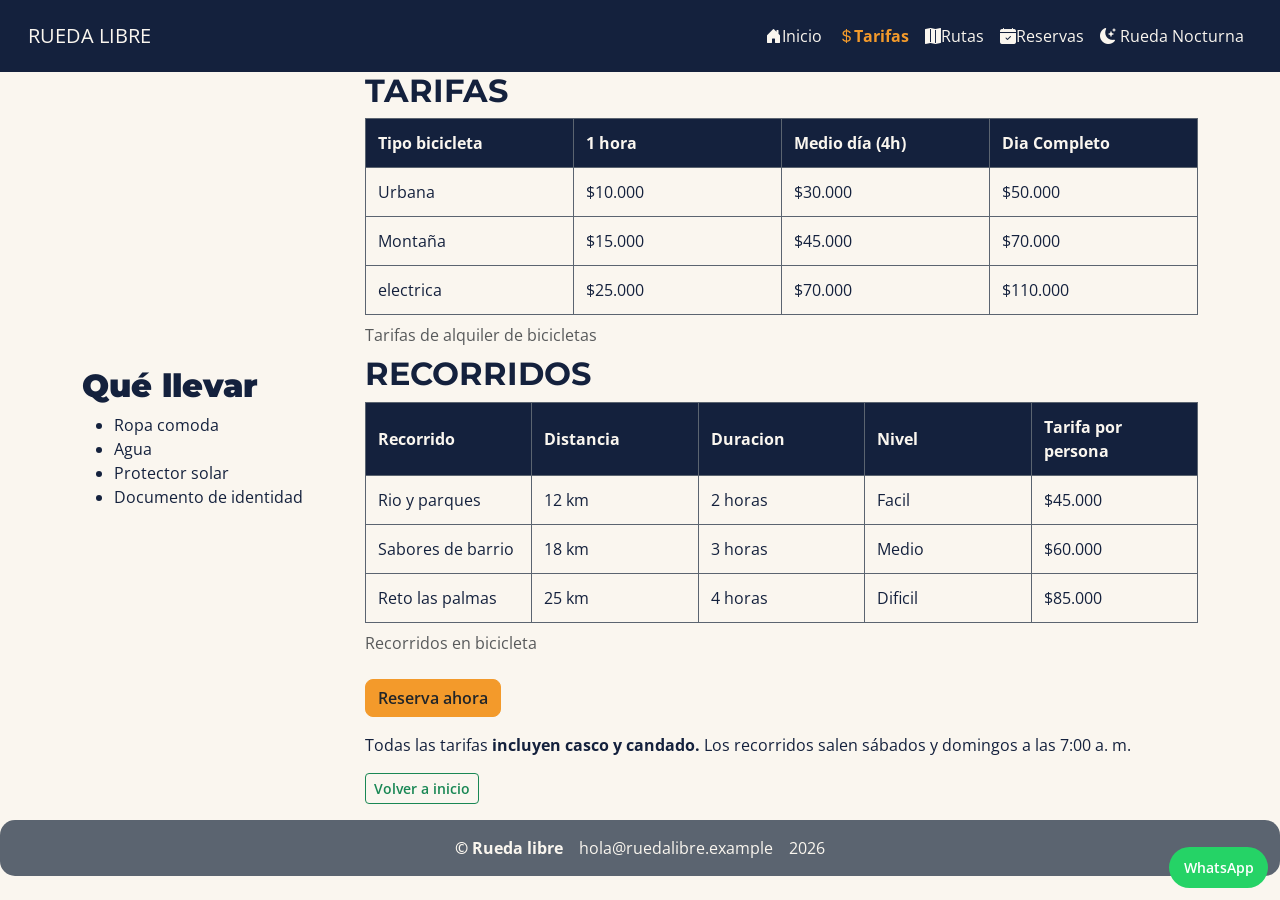
<file: paginas/tarifas.html>
<!DOCTYPE html>
<html lang="es">

<head>
    <meta charset="UTF-8">
    <meta name="viewport" content="width=device-width, initial-scale=1.0">
    <title>Tarifas</title>
    <link rel="preconnect" href="https://fonts.googleapis.com">
    <link rel="preconnect" href="https://fonts.gstatic.com" crossorigin>
    <link
        href="https://fonts.googleapis.com/css2?family=Montserrat:ital,wght@0,100..900;1,100..900&family=Open+Sans:ital,wght@0,300..800;1,300..800&display=swap"
        rel="stylesheet">
    <link href="https://cdn.jsdelivr.net/npm/bootstrap@5.3.8/dist/css/bootstrap.min.css" rel="stylesheet"
        integrity="sha384-sRIl4kxILFvY47J16cr9ZwB07vP4J8+LH7qKQnuqkuIAvNWLzeN8tE5YBujZqJLB" crossorigin="anonymous">
    <link rel="stylesheet" href="https://cdn.jsdelivr.net/npm/bootstrap-icons@1.13.1/font/bootstrap-icons.min.css">
    <link rel="stylesheet" href="../CSS/styles.css">
</head>

<body>

    <!-- Encabezado con menu navegación -->

    <header>
        <nav class="navbar navbar-expand-lg navbar-rueda" data-bs-theme="dark">
            <div class="container-fluid">

                <a class="navbar-brand" href="../index.html">RUEDA LIBRE</a>

                <button class="navbar-toggler" type="button" data-bs-toggle="collapse" data-bs-target="#menuPrincipal"
                    aria-controls="menuPrincipal" aria-expanded="false" aria-label="Abrir o cerrar menú">
                    <span class="navbar-toggler-icon"></span>
                </button>

                <div class="collapse navbar-collapse" id="menuPrincipal">
                    <ul class="navbar-nav ms-auto mb-2 mb-lg-0 text-center">

                        <li class="nav-item">
                            <a class="nav-link" href="../index.html"><i class="bi bi-house-door-fill" aria-hidden="true"></i>Inicio</a>
                        </li>

                        <li class="nav-item">
                            <a class="nav-link active" aria-current="page" href="tarifas.html"><i class="bi bi-currency-dollar" aria-hidden="true"></i>Tarifas</a>
                        </li>

                        <li class="nav-item">
                            <a class="nav-link" href="tarifas.html#tabla-recorridos"><i class="bi bi bi-map-fill" aria-hidden="true"></i>Rutas</a>
                        </li>

                        <li class="nav-item">
                            <a class="nav-link" href="reservas.html"><i class="bi bi-calendar-check-fill" aria-hidden="true"></i>Reservas</a>
                        </li>

                        <li class="nav-item">
                            <a class="nav-link" href="../nocturna/index.html">
                                <i class="bi bi-moon-stars-fill" aria-hidden="true"></i>
                                Rueda Nocturna
                            </a>
                        </li>

                    </ul>
                </div>
            </div>
        </nav>
    </header>

    <div class="container">
        <div class="row g-3">
            <main id="contenido" class="col-12 col-lg-9 order-1">

                <section id="tarifas">
                    <div class="tabla-tarifa">
                        <h2>TARIFAS</h2>
                        <table id="tabla-tarifas">
                            <caption> Tarifas de alquiler de bicicletas</caption>
                            <thead>
                                <tr>
                                    <th scope="col"> Tipo bicicleta</th>
                                    <th scope="col"> 1 hora</th>
                                    <th scope="col"> Medio día (4h)</th>
                                    <th scope="col"> Dia Completo</th>
                                </tr>
                            </thead>
                            <tbody>
                                <tr>
                                    <td>Urbana</td>
                                    <td>$10.000</td>
                                    <td>$30.000</td>
                                    <td>$50.000</td>
                                </tr>
                                <tr>
                                    <td>Montaña</td>
                                    <td>$15.000</td>
                                    <td>$45.000</td>
                                    <td>$70.000</td>
                                </tr>
                                <tr>
                                    <td>electrica</td>
                                    <td>$25.000</td>
                                    <td>$70.000</td>
                                    <td>$110.000</td>
                                </tr>
                            </tbody>
                        </table>
                    </div>

                </section>

                <section id="recorridos">
                    <div class="tabla-recorrido">
                        <h2>RECORRIDOS</h2>
                        <table id="tabla-recorridos">
                            <caption> Recorridos en bicicleta</caption>
                            <thead>
                                <tr>
                                    <th scope="col"> Recorrido</th>
                                    <th scope="col"> Distancia</th>
                                    <th scope="col"> Duracion</th>
                                    <th scope="col"> Nivel</th>
                                    <th scope="col"> Tarifa por persona</th>
                                </tr>
                            </thead>
                            <tbody>
                                <tr>
                                    <td>Rio y parques</td>
                                    <td>12 km</td>
                                    <td>2 horas</td>
                                    <td>Facil</td>
                                    <td>$45.000</td>
                                </tr>
                                <tr>
                                    <td>Sabores de barrio</td>
                                    <td>18 km</td>
                                    <td>3 horas</td>
                                    <td>Medio</td>
                                    <td>$60.000</td>
                                </tr>
                                <tr>
                                    <td>Reto las palmas</td>
                                    <td>25 km</td>
                                    <td>4 horas</td>
                                    <td>Dificil</td>
                                    <td>$85.000</td>
                                </tr>
                            </tbody>
                        </table>
                    </div>
                </section>

                <section id="indicaciones">
                    <div class="mt-3 mb-3">
                        <a href="reservas.html" class="btn btn-warning text-dark fw-semibold"> Reserva ahora </a>
                        <p class="mt-3">Todas las tarifas <strong>incluyen casco y candado.</strong> Los recorridos
                            salen sábados y
                            domingos
                            a
                            las 7:00 a. m.</p>
                        <a href="../index.html" class="btn btn-outline-success btn-sm fw-semibold">Volver a inicio</a>
                    </div>
                </section>

            </main>

            <aside class="col-12 col-lg-3 order-2 order-lg-0 align-self-lg-center">
                <h2><strong>Qué llevar</strong></h2>
                <ul>
                    <li>Ropa comoda</li>
                    <li>Agua</li>
                    <li>Protector solar</li>
                    <li>Documento de identidad</li>
                </ul>
            </aside>
        </div>
    </div>


    <!-- Pie de pagina -->

    <footer class="d-flex flex-column flex-md-row align-items-center justify-content-center gap-3 p-3 text-center">
        <p><strong> &copy; Rueda libre</strong></p>
        <p>hola@ruedalibre.example</p>
        <p>2026</p>
    </footer>

    <!-- Enlace Whatsapp -->

    <a href="https://wa.me/573000000000" class="boton-whatsapp" target="_blank" rel="noopener noreferrer"
        aria-label="Contáctanos por WhatsApp">WhatsApp</a>

    <script src="https://cdn.jsdelivr.net/npm/bootstrap@5.3.8/dist/js/bootstrap.bundle.min.js"
        integrity="sha384-FKyoEForCGlyvwx9Hj09JcYn3nv7wiPVlz7YYwJrWVcXK/BmnVDxM+D2scQbITxI"
        crossorigin="anonymous"></script>

</body>

</html>
</file>
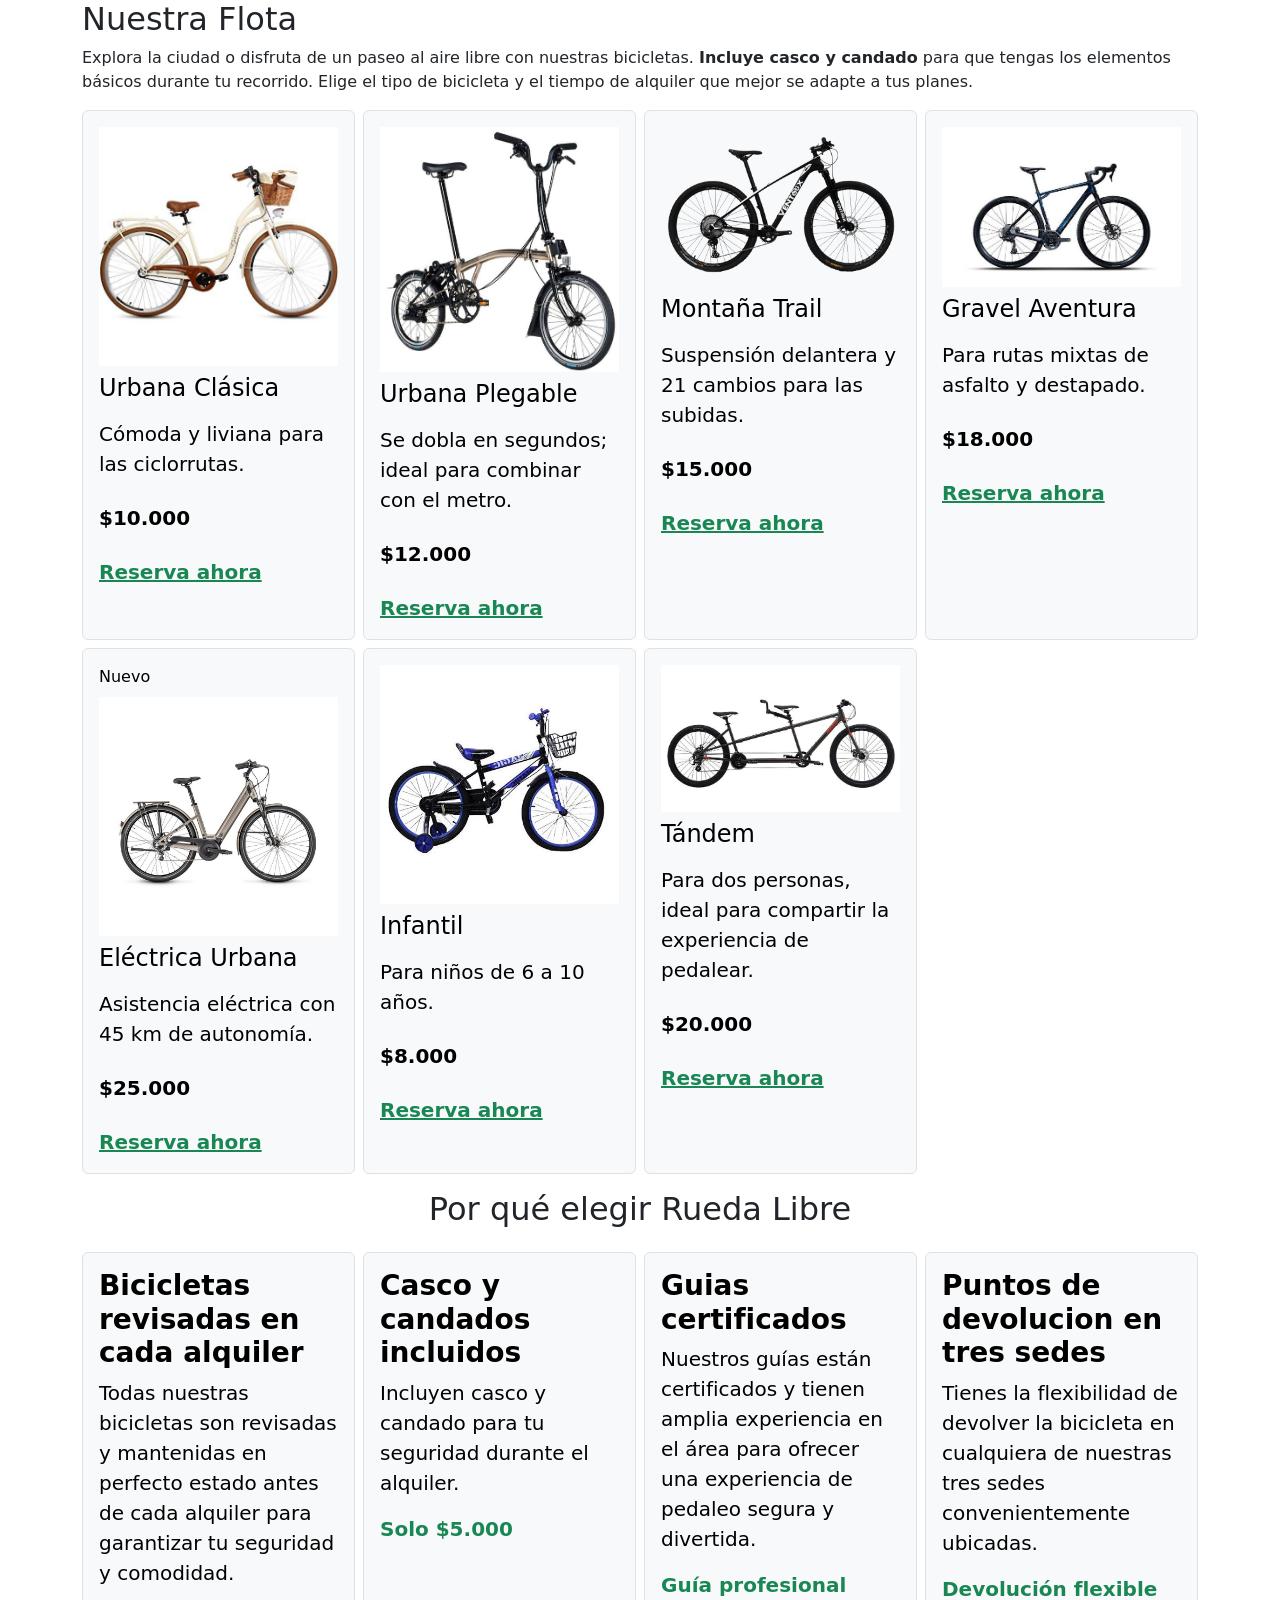
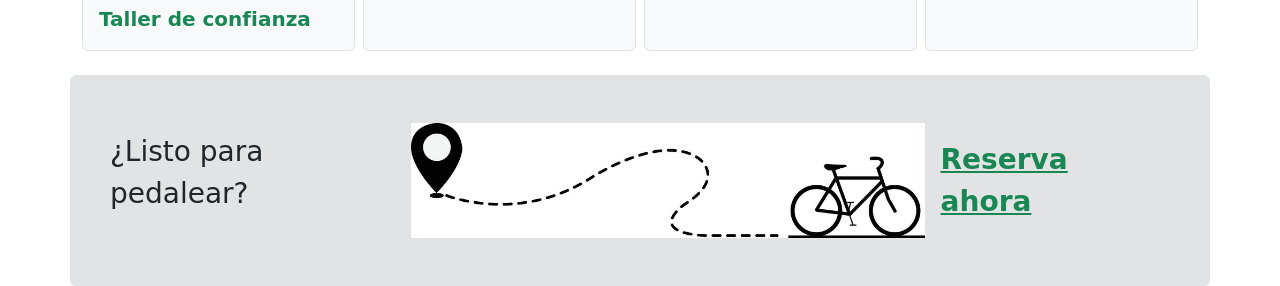
<file: pruebas/catalogo-bootstrap.html>
<!doctype html>
<html lang="es">

<head>
  <meta charset="utf-8">
  <meta name="viewport" content="width=device-width, initial-scale=1">
  <title>Catalogo pruebas bootstrap</title>
  <link href="https://cdn.jsdelivr.net/npm/bootstrap@5.3.8/dist/css/bootstrap.min.css" rel="stylesheet"
    integrity="sha384-sRIl4kxILFvY47J16cr9ZwB07vP4J8+LH7qKQnuqkuIAvNWLzeN8tE5YBujZqJLB" crossorigin="anonymous">
</head>

<body>
  <main>
    <div class="container">
      <section class="encabezado-flota">
        <h2>Nuestra Flota</h2>
        <p>Explora la ciudad o disfruta de un paseo al aire libre con nuestras bicicletas. <strong>Incluye casco
            y candado</strong> para que tengas los elementos básicos durante tu recorrido. Elige el tipo de
          bicicleta y el tiempo de alquiler que mejor se adapte a tus planes.</p>
      </section>
      <div class="row g-2">
        <div class="col-12 col-sm-6 col-lg-4 col-xl-3">
          <article class="tarjeta-bicicleta p-3 h-100 d-flex flex-column gap-2 text-bg-light border rounded">
            <img class="img-fluid" src="../img/bicicleta urbana.jpeg" alt="bicicleta urbana">
            <h4>Urbana Clásica</h4>
            <p class="lead">Cómoda y liviana para las ciclorrutas.</p>
            <p class="fw-bold fs-5 mb-0">$10.000</p>
            <a href="../paginas/reservas.html" class="boton-reserva text-success fw-semibold fs-5 d-inline-block mt-3">Reserva ahora</a>
          </article>
        </div>
        <div class="col-12 col-sm-6 col-lg-4 col-xl-3">
          <article class="tarjeta-bicicleta p-3 h-100 d-flex flex-column gap-2 text-bg-light border rounded">
            <img class="img-fluid" src="../img/urbana plegable.jpeg" alt="bicicleta urbana plegable">
            <h4>Urbana Plegable</h4>
            <p class="lead">Se dobla en segundos; ideal para combinar con el metro.</p>
            <p class="fw-bold fs-5 mb-0">$12.000</p>
            <a href="../paginas/reservas.html" class="boton-reserva text-success fw-semibold fs-5 d-inline-block mt-3">Reserva ahora</a>
          </article>
        </div>
        <div class="col-12 col-sm-6 col-lg-4 col-xl-3">
          <article class="tarjeta-bicicleta p-3 h-100 d-flex flex-column gap-2 text-bg-light border rounded">
            <img class="img-fluid" src="../img/bicicleta montaña.png" alt="bicicleta de montaña">
            <h4>Montaña Trail</h4>
            <p class="lead">Suspensión delantera y 21 cambios para las subidas.</p>
            <p class="fw-bold fs-5 mb-0">$15.000</p>
            <a href="../paginas/reservas.html" class="boton-reserva text-success fw-semibold fs-5 d-inline-block mt-3">Reserva ahora</a>
          </article>
        </div>
        <div class="col-12 col-sm-6 col-lg-4 col-xl-3">
          <article class="tarjeta-bicicleta p-3 h-100 d-flex flex-column gap-2 text-bg-light border rounded">
            <img class="img-fluid" src="../img/gravel aventura.jpeg" alt="bicicleta gravel aventura">
            <h4>Gravel Aventura</h4>
            <p class="lead">Para rutas mixtas de asfalto y destapado.</p>
            <p class="fw-bold fs-5 mb-0">$18.000</p>
            <a href="../paginas/reservas.html" class="boton-reserva text-success fw-semibold fs-5 d-inline-block mt-3">Reserva ahora</a>
          </article>
        </div>
        <div class="col-12 col-sm-6 col-lg-4 col-xl-3">
          <article class="tarjeta-bicicleta p-3 h-100 d-flex flex-column gap-2 text-bg-light border rounded">
            <span class="etiqueta-nuevo">Nuevo</span>
            <img class="img-fluid" src="../img/bicicleta electrica.jpeg" alt="bicicleta electrica urbana">
            <h4>Eléctrica Urbana</h4>
            <p class="lead">Asistencia eléctrica con 45 km de autonomía.</p>
            <p class="fw-bold fs-5 mb-0">$25.000</p>
            <a href="../paginas/reservas.html" class="boton-reserva text-success fw-semibold fs-5 d-inline-block mt-3">Reserva ahora</a>
          </article>
        </div>
        <div class="col-12 col-sm-6 col-lg-4 col-xl-3">
          <article class="tarjeta-bicicleta p-3 h-100 d-flex flex-column gap-2 text-bg-light border rounded">
            <img class="img-fluid" src="../img/bicicleta infantil.jpeg" alt="bicicleta infantil">
            <h4>Infantil</h4>
            <p class="lead">Para niños de 6 a 10 años.</p>
            <p class="fw-bold fs-5 mb-0">$8.000</p>
            <a href="../paginas/reservas.html" class="boton-reserva text-success fw-semibold fs-5 d-inline-block mt-3">Reserva ahora</a>
          </article>
        </div>
        <div class="col-12 col-sm-6 col-lg-4 col-xl-3">
          <article class="tarjeta-bicicleta p-3 h-100 d-flex flex-column gap-2 text-bg-light border rounded">
            <img class="img-fluid" src="../img/bicicleta tandem.jpeg" alt="bicicleta tandem">
            <h4>Tándem</h4>
            <p class="lead">Para dos personas, ideal para compartir la experiencia de pedalear.</p>
            <p class="fw-bold fs-5 mb-0">$20.000</p>
            <a href="../paginas/reservas.html" class="boton-reserva text-success fw-semibold fs-5 d-inline-block mt-3">Reserva ahora</a>
          </article>
        </div>
      </div>
    </div>

    <!-- Beneficios -->
     
    <div class="container">
      <section class="encabezado-beneficios text-center">
        <h2 class="fs-2 mb-4 mt-3">Por qué elegir Rueda Libre</h2>
      </section>

      <div class="row g-2">
        <div class="col-lg-3 col-sm-6 col-12">
          <article class="p-3 h-100 d-flex flex-column text-bg-light border rounded">
            <h3 class="fw-bold">Bicicletas revisadas en cada alquiler</h3>
            <p class="text-secundary lead">Todas nuestras bicicletas son revisadas y mantenidas en perfecto estado antes de cada alquiler para
              garantizar tu seguridad y comodidad.</p>
            <p class="text-success fw-bold fs-5 mb-0">Taller de confianza</p>
          </article>
        </div>
        <div class="col-lg-3 col-sm-6 col-12">
          <article class="p-3 h-100 flex-column text-bg-light border rounded">
            <h3 class="fw-bold">Casco y candados incluidos</h3>
            <p class="text-secundary lead">Incluyen casco y candado para tu seguridad durante el alquiler.</p>
            <p class="text-success fw-bold fs-5 mb-0">Solo $5.000</p>
          </article>
        </div>
        <div class="col-lg-3 col-sm-6 col-12">
          <article class="p-3 h-100 flex-column text-bg-light border rounded">
            <h3 class="fw-bold">Guias certificados</h3>
            <p class="text-secundary lead">Nuestros guías están certificados y tienen amplia experiencia en el área para ofrecer una experiencia de
              pedaleo segura y divertida.</p>
            <p class="text-success fw-bold fs-5 mb-0">Guía profesional</p>
          </article>
        </div>
        <div class="col-lg-3 col-sm-6 col-12">
          <article class="p-3 h-100 flex-column text-bg-light border rounded">
            <h3 class="fw-bold">Puntos de devolucion en tres sedes</h3>
            <p class="text-secundary lead">Tienes la flexibilidad de devolver la bicicleta en cualquiera de nuestras tres sedes convenientemente
              ubicadas.</p>
            <p class="text-success fw-bold fs-5 mb-0">Devolución flexible</p>
          </article>
        </div>
      </div>
    </div>

    <div class="container bg-secondary-subtle mt-4 p-4 rounded">
      <div class="d-flex flex-column align-items-center justify-content-between flex-md-row p-3">
        <p class="fs-3">¿Listo para pedalear?</p>
        <img src="../img/como-llegar.jpg" alt="Ciclista reservando" class="img-fluid p-2 d-none d-md-block w-50">
        <a href="../paginas/reservas.html" class="text-success fw-semibold fs-3 p-2 d-inline-block">Reserva ahora</a>
      </div>
    </div>

  </main>
  <script src="https://cdn.jsdelivr.net/npm/bootstrap@5.3.8/dist/js/bootstrap.bundle.min.js"
    integrity="sha384-FKyoEForCGlyvwx9Hj09JcYn3nv7wiPVlz7YYwJrWVcXK/BmnVDxM+D2scQbITxI"
    crossorigin="anonymous"></script>
</body>

</html>
</file>
<file: CSS/styles.css>
/* ==================================================
   1. VARIABLES GLOBALES
   ================================================== */

:root {
    /* Colores */
    --color-fondo: #FAF6EF;
    --color-titulos: #14213D;
    --color-texto-principal: #14213D;
    --color-texto-secundario: #5B6470;
    --color-boton-principal: #1E7A4F;
    --color-enlaces: #1E7A4F;
    --color-boton-secundario: #F39A2B;

    /* Tipografías */
    --fuente-titulos: "Montserrat", sans-serif;
    --fuente-textos: "Open Sans", sans-serif;

    /* Espaciados */
    --espaciado-pequeno: 0.5rem;
    --espaciado-mediano: 1rem;
    --espaciado-grande: 2rem;

    /* Personalización de variables Bootstrap */
    --bs-primary: #1E7A4F;
    --bs-primary-rgb: 30, 122, 79;

    --bs-body-font-family: "Open Sans", sans-serif;

    --bs-link-color: #1E7A4F;
    --bs-link-hover-color: #14213D;

    --bs-border-radius: 0.5rem;

    /* Botón principal - Verde Ruta */
    --bs-btn-bg: #1E7A4F;
}


/* ==================================================
   2. CONFIGURACIÓN GENERAL Y ESTILOS BASE
   ================================================== */


body {
    font-family: var(--fuente-textos);
    color: var(--color-texto-principal);
    background-color: var(--color-fondo);
}

/* Botón principal - Verde Ruta */
.btn-success {
    --bs-btn-color: #FFFFFF;
    --bs-btn-bg: #1E7A4F;
    --bs-btn-border-color: #1E7A4F;

    --bs-btn-hover-color: #FFFFFF;
    --bs-btn-hover-bg: #17613E;
    --bs-btn-hover-border-color: #17613E;

    --bs-btn-active-color: #FFFFFF;
    --bs-btn-active-bg: #124D32;
    --bs-btn-active-border-color: #124D32;
}

/* Botón secundario - Naranja Pedal */
.btn-warning {
    --bs-btn-color: #14213D;
    --bs-btn-bg: #F39A2B;
    --bs-btn-border-color: #F39A2B;

    --bs-btn-hover-color: #14213D;
    --bs-btn-hover-bg: #E58A1B;
    --bs-btn-hover-border-color: #E58A1B;

    --bs-btn-active-color: #14213D;
    --bs-btn-active-bg: #D97B12;
    --bs-btn-active-border-color: #D97B12;
}

h1,
h2,
h3,
h4,
h5,
h6 {
    font-family: var(--fuente-titulos);
    font-weight: 700;
}


/* ==================================================
   3. ENCABEZADO Y NAVEGACIÓN
   ================================================== */

/* Navbar Rueda Libre */

.navbar-rueda {
    background-color: var(--color-titulos);
    padding: 1rem;
}

.navbar-rueda .navbar-brand,
.navbar-rueda .nav-link {
    color: var(--color-fondo);
}

.navbar-rueda .nav-link.active {
    color: var(--color-boton-secundario);
    font-weight: 700;
}

.navbar-rueda .nav-link:hover {
    color: var(--color-boton-secundario);
}

.navbar-rueda .nav-link:focus {
    outline: 2px solid var(--color-boton-secundario);
    outline-offset: 3px;
}

/* ==================================================
   4. NUESTROS SERVICIOS
   ================================================== */

#nuestros-servicios article {
    padding: 1.5rem;
    border: 1px solid var(--color-texto-secundario);
    border-radius: 0.5rem;
    margin-bottom: 1rem;
}

.imagen-recorridos {
    width: 90%;
    max-width: 650px;
    height: auto;
    display: block;
    margin: 1rem auto;
    border-radius: 10px;
}

/* ==================================================
   5. NUESTRA FLOTA DE BICICLETAS
   ================================================== */

/* Etiqueta de producto nuevo */

.etiqueta-nuevo {
    position: absolute;
    top: 10px;
    right: 10px;
    background-color: var(--color-boton-secundario);
    color: var(--color-titulos);
    padding: 0.3rem 0.6rem;
    border-radius: 0.3rem;
    font-size: 0.8rem;
    font-weight: 700;
}

.img-flota {
    width: 100%;
    height: 180px;
    object-fit: contain;
    display: block;
}

/* ==================================================
   6. GALERÍA DE RUTAS Y BENEFICIOS
   ================================================== */

.img-galeria {
    height: 180px;
    object-fit: cover;
}

/* Etiqueta de icono en beneficios */
.icono-beneficio {
    margin-left: 45%;
    display: block;
    font-size: 2rem;
    color: var(--color-boton-principal);
    margin-bottom: 0.75rem;
}

/* Etiqueta de icono en encuentranos */
.icono-encuentranos {
    display: block;
    font-size: 2rem;
    color: var(--color-boton-principal);
    margin-bottom: 0.75rem;
}

/* Etiqueta de icono en Navbar */
.icono-beneficio {
    margin-left: 45%;
    display: block;
    font-size: 2rem;
    color: var(--color-boton-principal);
    margin-bottom: 0.75rem;
}

/* ==================================================
   7. ENCUENTRANOS
   ================================================== */

.imagen-encuentranos {
    width: 90%;
    max-width: 500px;
    height: auto;
    display: block;
    margin: 1rem auto;
    border-radius: 10px;
}

/* ==================================================
   8. TABLAS
   ================================================== */

table {
    width: 100%;
    border-collapse: collapse;
    table-layout: fixed;
}

th,
td {
    padding: 0.75rem;
    text-align: left;
    overflow-wrap: break-word;
    border: 1px solid var(--color-texto-secundario);
}

th {
    background-color: var(--color-titulos);
    color: var(--color-fondo);
}

/* ==================================================
   9. FORMULARIO DE RESERVAS
   ================================================== */

/* Foco personalizado para formularios */
#formulario-reserva .form-control:focus,
#formulario-reserva .form-select:focus,
#formulario-reserva .form-check-input:focus {
    border-color: var(--color-boton-principal);
    box-shadow: 0 0 0 0.25rem rgba(30, 122, 79, 0.25);
}

/* ==================================================
   10. BOTÓN FLOTANTE DE WHATSAPP
   ================================================== */

.boton-whatsapp {
    position: fixed;
    bottom: 12px;
    right: 12px;
    background-color: #25D366;
    color: white;
    padding: 0.6rem 0.9rem;
    border-radius: 30px;
    text-decoration: none;
    font-weight: 600;
    z-index: 1000;
    font-size: 0.9rem;
}

.boton-whatsapp:hover {
    background-color: #1E7A4F;
}

.boton-whatsapp:focus {
    outline: 2px solid var(--color-titulos);
    outline-offset: 3px;
}


/* ==================================================
   11. PIE DE PÁGINA
   ================================================== */

footer {
    background-color: var(--color-texto-secundario);
    color: var(--color-fondo);
    border-radius: 15px;
}

footer p {
    margin: 0;
    overflow-wrap: anywhere;
}

 /* TABLET: desde 768 px */

@media (max-width: 480px) {
    table th,
    table td {
        padding: 0.4rem 0.3rem;
        font-size: 0.75rem;
        line-height: 1.3;
    }

    .boton-whatsapp {
        font-size: 0.75rem;
        padding: 0.4rem 0.6rem;
    }
}
</file>
<file: nocturna/src/output.css>
/*! tailwindcss v4.3.5 | MIT License | https://tailwindcss.com */
@import url('https://fonts.googleapis.com/css2?family=Montserrat:wght@400;500;600;700;800&family=Open+Sans:wght@400;500;600;700&display=swap');
@layer properties;
@layer theme, base, components, utilities;
@layer theme {
  :root, :host {
    --font-sans: -apple-system, BlinkMacSystemFont, "Segoe UI", Roboto, "Helvetica Neue",
      "Noto Sans", Arial, sans-serif, "Apple Color Emoji", "Segoe UI Emoji",
      "Segoe UI Symbol", "Noto Color Emoji";
    --font-mono: ui-monospace, SFMono-Regular, Menlo, Monaco, Consolas, "Liberation Mono",
      "Courier New", monospace;
    --color-emerald-400: oklch(76.5% 0.177 163.223);
    --color-emerald-500: oklch(69.6% 0.17 162.48);
    --color-slate-300: oklch(86.9% 0.022 252.894);
    --color-slate-950: oklch(12.9% 0.042 264.695);
    --color-white: #fff;
    --spacing: 0.25rem;
    --container-sm: 24rem;
    --container-xl: 36rem;
    --container-3xl: 48rem;
    --container-4xl: 56rem;
    --container-7xl: 80rem;
    --text-sm: 0.875rem;
    --text-sm--line-height: calc(1.25 / 0.875);
    --text-lg: 1.125rem;
    --text-lg--line-height: calc(1.75 / 1.125);
    --text-xl: 1.25rem;
    --text-xl--line-height: calc(1.75 / 1.25);
    --text-2xl: 1.5rem;
    --text-2xl--line-height: calc(2 / 1.5);
    --text-3xl: 1.875rem;
    --text-3xl--line-height: calc(2.25 / 1.875);
    --text-4xl: 2.25rem;
    --text-4xl--line-height: calc(2.5 / 2.25);
    --text-5xl: 3rem;
    --text-5xl--line-height: 1;
    --font-weight-normal: 400;
    --font-weight-semibold: 600;
    --font-weight-bold: 700;
    --tracking-tight: -0.025em;
    --tracking-widest: 0.1em;
    --radius-lg: 0.5rem;
    --radius-xl: 0.75rem;
    --default-transition-duration: 150ms;
    --default-transition-timing-function: cubic-bezier(0.4, 0, 0.2, 1);
    --default-font-family: var(--font-sans);
    --default-mono-font-family: var(--font-mono);
    --color-verde-ruta: #1E7A4F;
    --color-naranja-pedal: #F39A2B;
    --color-azul-noche: #14213D;
    --color-crema: #FAF6EF;
    --color-gris-asfalto: #5B6470;
    --color-amarillo-faro: #FFD166;
    --font-titulos: "Montserrat", sans-serif;
    --font-texto: "Open Sans", sans-serif;
  }
}
@layer base {
  *, ::after, ::before, ::backdrop, ::file-selector-button {
    box-sizing: border-box;
    margin: 0;
    padding: 0;
    border: 0 solid;
  }
  html, :host {
    line-height: 1.5;
    -webkit-text-size-adjust: 100%;
    tab-size: 4;
    font-family: var(--default-font-family, -apple-system, BlinkMacSystemFont, "Segoe UI", Roboto, "Helvetica Neue", "Noto Sans", Arial, sans-serif, "Apple Color Emoji", "Segoe UI Emoji", "Segoe UI Symbol", "Noto Color Emoji");
    font-feature-settings: var(--default-font-feature-settings, normal);
    font-variation-settings: var(--default-font-variation-settings, normal);
    -webkit-tap-highlight-color: transparent;
  }
  hr {
    height: 0;
    color: inherit;
    border-top-width: 1px;
  }
  abbr:where([title]) {
    -webkit-text-decoration: underline dotted;
    text-decoration: underline dotted;
  }
  h1, h2, h3, h4, h5, h6 {
    font-size: inherit;
    font-weight: inherit;
  }
  a {
    color: inherit;
    -webkit-text-decoration: inherit;
    text-decoration: inherit;
  }
  b, strong {
    font-weight: bolder;
  }
  code, kbd, samp, pre {
    font-family: var(--default-mono-font-family, ui-monospace, SFMono-Regular, Menlo, Monaco, Consolas, "Liberation Mono", "Courier New", monospace);
    font-feature-settings: var(--default-mono-font-feature-settings, normal);
    font-variation-settings: var(--default-mono-font-variation-settings, normal);
    font-size: 1em;
  }
  small {
    font-size: 80%;
  }
  sub, sup {
    font-size: 75%;
    line-height: 0;
    position: relative;
    vertical-align: baseline;
  }
  sub {
    bottom: -0.25em;
  }
  sup {
    top: -0.5em;
  }
  table {
    text-indent: 0;
    border-color: inherit;
    border-collapse: collapse;
  }
  :-moz-focusring:where(:not(iframe)) {
    outline: auto;
  }
  progress {
    vertical-align: baseline;
  }
  summary {
    display: list-item;
  }
  ol, ul, menu {
    list-style: none;
  }
  img, svg, video, canvas, audio, iframe, embed, object {
    display: block;
    vertical-align: middle;
  }
  img, video {
    max-width: 100%;
    height: auto;
  }
  button, input, select, optgroup, textarea, ::file-selector-button {
    font: inherit;
    font-feature-settings: inherit;
    font-variation-settings: inherit;
    letter-spacing: inherit;
    color: inherit;
    border-radius: 0;
    background-color: transparent;
    opacity: 1;
  }
  :where(select:is([multiple], [size])) optgroup {
    font-weight: bolder;
  }
  :where(select:is([multiple], [size])) optgroup option {
    padding-inline-start: 20px;
  }
  ::file-selector-button {
    margin-inline-end: 4px;
  }
  ::placeholder {
    opacity: 1;
  }
  @supports (not (-webkit-appearance: -apple-pay-button))  or (contain-intrinsic-size: 1px) {
    ::placeholder {
      color: currentcolor;
      @supports (color: color-mix(in lab, red, red)) {
        color: color-mix(in oklab, currentcolor 50%, transparent);
      }
    }
  }
  textarea {
    resize: vertical;
  }
  ::-webkit-search-decoration {
    -webkit-appearance: none;
  }
  ::-webkit-date-and-time-value {
    min-height: 1lh;
    text-align: inherit;
  }
  ::-webkit-datetime-edit {
    display: inline-flex;
  }
  ::-webkit-datetime-edit-fields-wrapper {
    padding: 0;
  }
  ::-webkit-datetime-edit, ::-webkit-datetime-edit-year-field, ::-webkit-datetime-edit-month-field, ::-webkit-datetime-edit-day-field, ::-webkit-datetime-edit-hour-field, ::-webkit-datetime-edit-minute-field, ::-webkit-datetime-edit-second-field, ::-webkit-datetime-edit-millisecond-field, ::-webkit-datetime-edit-meridiem-field {
    padding-block: 0;
  }
  ::-webkit-calendar-picker-indicator {
    line-height: 1;
  }
  :-moz-ui-invalid {
    box-shadow: none;
  }
  button, input:where([type="button"], [type="reset"], [type="submit"]), ::file-selector-button {
    appearance: button;
  }
  ::-webkit-inner-spin-button, ::-webkit-outer-spin-button {
    height: auto;
  }
  [hidden]:where(:not([hidden="until-found"])) {
    display: none !important;
  }
}
@layer utilities {
  .mx-auto {
    margin-inline: auto;
  }
  .mt-1 {
    margin-top: var(--spacing);
  }
  .mt-2 {
    margin-top: calc(var(--spacing) * 2);
  }
  .mt-4 {
    margin-top: calc(var(--spacing) * 4);
  }
  .mt-6 {
    margin-top: calc(var(--spacing) * 6);
  }
  .mt-8 {
    margin-top: calc(var(--spacing) * 8);
  }
  .mt-auto {
    margin-top: auto;
  }
  .mb-2 {
    margin-bottom: calc(var(--spacing) * 2);
  }
  .mb-3 {
    margin-bottom: calc(var(--spacing) * 3);
  }
  .mb-4 {
    margin-bottom: calc(var(--spacing) * 4);
  }
  .mb-6 {
    margin-bottom: calc(var(--spacing) * 6);
  }
  .mb-8 {
    margin-bottom: calc(var(--spacing) * 8);
  }
  .mb-10 {
    margin-bottom: calc(var(--spacing) * 10);
  }
  .mb-12 {
    margin-bottom: calc(var(--spacing) * 12);
  }
  .block {
    display: block;
  }
  .flex {
    display: flex;
  }
  .grid {
    display: grid;
  }
  .hidden {
    display: none;
  }
  .inline-block {
    display: inline-block;
  }
  .h-48 {
    height: calc(var(--spacing) * 48);
  }
  .h-full {
    height: 100%;
  }
  .min-h-screen {
    min-height: 100vh;
  }
  .w-full {
    width: 100%;
  }
  .max-w-4xl {
    max-width: var(--container-4xl);
  }
  .max-w-7xl {
    max-width: var(--container-7xl);
  }
  .max-w-sm {
    max-width: var(--container-sm);
  }
  .max-w-xl {
    max-width: var(--container-xl);
  }
  .flex-grow {
    flex-grow: 1;
  }
  .grid-cols-1 {
    grid-template-columns: repeat(1, minmax(0, 1fr));
  }
  .flex-col {
    flex-direction: column;
  }
  .flex-wrap {
    flex-wrap: wrap;
  }
  .items-center {
    align-items: center;
  }
  .items-start {
    align-items: flex-start;
  }
  .items-stretch {
    align-items: stretch;
  }
  .justify-between {
    justify-content: space-between;
  }
  .justify-center {
    justify-content: center;
  }
  .gap-2 {
    gap: calc(var(--spacing) * 2);
  }
  .gap-3 {
    gap: calc(var(--spacing) * 3);
  }
  .gap-4 {
    gap: calc(var(--spacing) * 4);
  }
  .gap-6 {
    gap: calc(var(--spacing) * 6);
  }
  .gap-8 {
    gap: calc(var(--spacing) * 8);
  }
  :where(.space-y-2 > :not(:last-child)) {
    --tw-space-y-reverse: 0;
    margin-block-start: calc(calc(var(--spacing) * 2) * var(--tw-space-y-reverse));
    margin-block-end: calc(calc(var(--spacing) * 2) * calc(1 - var(--tw-space-y-reverse)));
  }
  :where(.space-y-3 > :not(:last-child)) {
    --tw-space-y-reverse: 0;
    margin-block-start: calc(calc(var(--spacing) * 3) * var(--tw-space-y-reverse));
    margin-block-end: calc(calc(var(--spacing) * 3) * calc(1 - var(--tw-space-y-reverse)));
  }
  :where(.space-y-4 > :not(:last-child)) {
    --tw-space-y-reverse: 0;
    margin-block-start: calc(calc(var(--spacing) * 4) * var(--tw-space-y-reverse));
    margin-block-end: calc(calc(var(--spacing) * 4) * calc(1 - var(--tw-space-y-reverse)));
  }
  :where(.space-y-6 > :not(:last-child)) {
    --tw-space-y-reverse: 0;
    margin-block-start: calc(calc(var(--spacing) * 6) * var(--tw-space-y-reverse));
    margin-block-end: calc(calc(var(--spacing) * 6) * calc(1 - var(--tw-space-y-reverse)));
  }
  .self-start {
    align-self: flex-start;
  }
  .overflow-hidden {
    overflow: hidden;
  }
  .rounded-full {
    border-radius: calc(infinity * 1px);
  }
  .rounded-lg {
    border-radius: var(--radius-lg);
  }
  .rounded-xl {
    border-radius: var(--radius-xl);
  }
  .border {
    border-style: var(--tw-border-style);
    border-width: 1px;
  }
  .border-2 {
    border-style: var(--tw-border-style);
    border-width: 2px;
  }
  .border-4 {
    border-style: var(--tw-border-style);
    border-width: 4px;
  }
  .border-t {
    border-top-style: var(--tw-border-style);
    border-top-width: 1px;
  }
  .border-b {
    border-bottom-style: var(--tw-border-style);
    border-bottom-width: 1px;
  }
  .border-l-4 {
    border-left-style: var(--tw-border-style);
    border-left-width: 4px;
  }
  .border-azul-noche {
    border-color: var(--color-azul-noche);
  }
  .border-gris-asfalto {
    border-color: var(--color-gris-asfalto);
  }
  .border-gris-asfalto\/30 {
    border-color: color-mix(in srgb, #5B6470 30%, transparent);
    @supports (color: color-mix(in lab, red, red)) {
      border-color: color-mix(in oklab, var(--color-gris-asfalto) 30%, transparent);
    }
  }
  .border-gris-asfalto\/40 {
    border-color: color-mix(in srgb, #5B6470 40%, transparent);
    @supports (color: color-mix(in lab, red, red)) {
      border-color: color-mix(in oklab, var(--color-gris-asfalto) 40%, transparent);
    }
  }
  .border-naranja-pedal {
    border-color: var(--color-naranja-pedal);
  }
  .border-verde-ruta {
    border-color: var(--color-verde-ruta);
  }
  .border-white\/20 {
    border-color: color-mix(in srgb, #fff 20%, transparent);
    @supports (color: color-mix(in lab, red, red)) {
      border-color: color-mix(in oklab, var(--color-white) 20%, transparent);
    }
  }
  .border-white\/30 {
    border-color: color-mix(in srgb, #fff 30%, transparent);
    @supports (color: color-mix(in lab, red, red)) {
      border-color: color-mix(in oklab, var(--color-white) 30%, transparent);
    }
  }
  .bg-amarillo-faro {
    background-color: var(--color-amarillo-faro);
  }
  .bg-azul-noche {
    background-color: var(--color-azul-noche);
  }
  .bg-crema {
    background-color: var(--color-crema);
  }
  .bg-emerald-500 {
    background-color: var(--color-emerald-500);
  }
  .bg-gris-asfalto {
    background-color: var(--color-gris-asfalto);
  }
  .bg-gris-asfalto\/20 {
    background-color: color-mix(in srgb, #5B6470 20%, transparent);
    @supports (color: color-mix(in lab, red, red)) {
      background-color: color-mix(in oklab, var(--color-gris-asfalto) 20%, transparent);
    }
  }
  .bg-naranja-pedal {
    background-color: var(--color-naranja-pedal);
  }
  .bg-slate-950 {
    background-color: var(--color-slate-950);
  }
  .bg-verde-ruta {
    background-color: var(--color-verde-ruta);
  }
  .bg-verde-ruta\/10 {
    background-color: color-mix(in srgb, #1E7A4F 10%, transparent);
    @supports (color: color-mix(in lab, red, red)) {
      background-color: color-mix(in oklab, var(--color-verde-ruta) 10%, transparent);
    }
  }
  .bg-white {
    background-color: var(--color-white);
  }
  .object-cover {
    object-fit: cover;
  }
  .p-3 {
    padding: calc(var(--spacing) * 3);
  }
  .p-4 {
    padding: calc(var(--spacing) * 4);
  }
  .p-6 {
    padding: calc(var(--spacing) * 6);
  }
  .p-8 {
    padding: calc(var(--spacing) * 8);
  }
  .px-3 {
    padding-inline: calc(var(--spacing) * 3);
  }
  .px-4 {
    padding-inline: calc(var(--spacing) * 4);
  }
  .px-6 {
    padding-inline: calc(var(--spacing) * 6);
  }
  .px-8 {
    padding-inline: calc(var(--spacing) * 8);
  }
  .py-1 {
    padding-block: var(--spacing);
  }
  .py-2 {
    padding-block: calc(var(--spacing) * 2);
  }
  .py-3 {
    padding-block: calc(var(--spacing) * 3);
  }
  .py-4 {
    padding-block: calc(var(--spacing) * 4);
  }
  .py-10 {
    padding-block: calc(var(--spacing) * 10);
  }
  .py-16 {
    padding-block: calc(var(--spacing) * 16);
  }
  .py-24 {
    padding-block: calc(var(--spacing) * 24);
  }
  .pt-6 {
    padding-top: calc(var(--spacing) * 6);
  }
  .text-center {
    text-align: center;
  }
  .font-texto {
    font-family: var(--font-texto);
  }
  .font-titulos {
    font-family: var(--font-titulos);
  }
  .text-2xl {
    font-size: var(--text-2xl);
    line-height: var(--tw-leading, var(--text-2xl--line-height));
  }
  .text-3xl {
    font-size: var(--text-3xl);
    line-height: var(--tw-leading, var(--text-3xl--line-height));
  }
  .text-4xl {
    font-size: var(--text-4xl);
    line-height: var(--tw-leading, var(--text-4xl--line-height));
  }
  .text-5xl {
    font-size: var(--text-5xl);
    line-height: var(--tw-leading, var(--text-5xl--line-height));
  }
  .text-lg {
    font-size: var(--text-lg);
    line-height: var(--tw-leading, var(--text-lg--line-height));
  }
  .text-sm {
    font-size: var(--text-sm);
    line-height: var(--tw-leading, var(--text-sm--line-height));
  }
  .text-xl {
    font-size: var(--text-xl);
    line-height: var(--tw-leading, var(--text-xl--line-height));
  }
  .font-bold {
    --tw-font-weight: var(--font-weight-bold);
    font-weight: var(--font-weight-bold);
  }
  .font-normal {
    --tw-font-weight: var(--font-weight-normal);
    font-weight: var(--font-weight-normal);
  }
  .font-semibold {
    --tw-font-weight: var(--font-weight-semibold);
    font-weight: var(--font-weight-semibold);
  }
  .tracking-tight {
    --tw-tracking: var(--tracking-tight);
    letter-spacing: var(--tracking-tight);
  }
  .tracking-widest {
    --tw-tracking: var(--tracking-widest);
    letter-spacing: var(--tracking-widest);
  }
  .text-amarillo-faro {
    color: var(--color-amarillo-faro);
  }
  .text-azul-noche {
    color: var(--color-azul-noche);
  }
  .text-crema {
    color: var(--color-crema);
  }
  .text-emerald-400 {
    color: var(--color-emerald-400);
  }
  .text-gris-asfalto {
    color: var(--color-gris-asfalto);
  }
  .text-slate-300 {
    color: var(--color-slate-300);
  }
  .text-slate-950 {
    color: var(--color-slate-950);
  }
  .text-verde-ruta {
    color: var(--color-verde-ruta);
  }
  .text-white {
    color: var(--color-white);
  }
  .text-white\/80 {
    color: color-mix(in srgb, #fff 80%, transparent);
    @supports (color: color-mix(in lab, red, red)) {
      color: color-mix(in oklab, var(--color-white) 80%, transparent);
    }
  }
  .uppercase {
    text-transform: uppercase;
  }
  .shadow-md {
    --tw-shadow: 0 4px 6px -1px var(--tw-shadow-color, rgb(0 0 0 / 0.1)), 0 2px 4px -2px var(--tw-shadow-color, rgb(0 0 0 / 0.1));
    box-shadow: var(--tw-inset-shadow), var(--tw-inset-ring-shadow), var(--tw-ring-offset-shadow), var(--tw-ring-shadow), var(--tw-shadow);
  }
  .transition-all {
    transition-property: all;
    transition-timing-function: var(--tw-ease, var(--default-transition-timing-function));
    transition-duration: var(--tw-duration, var(--default-transition-duration));
  }
  .transition-colors {
    transition-property: color, background-color, border-color, outline-color, text-decoration-color, fill, stroke, --tw-gradient-from, --tw-gradient-via, --tw-gradient-to;
    transition-timing-function: var(--tw-ease, var(--default-transition-timing-function));
    transition-duration: var(--tw-duration, var(--default-transition-duration));
  }
  .duration-300 {
    --tw-duration: 300ms;
    transition-duration: 300ms;
  }
  .placeholder\:text-gris-asfalto::placeholder {
    color: var(--color-gris-asfalto);
  }
  @media (hover: hover) {
    .hover\:border-verde-ruta:hover {
      border-color: var(--color-verde-ruta);
    }
    .hover\:bg-amarillo-faro:hover {
      background-color: var(--color-amarillo-faro);
    }
    .hover\:bg-azul-noche:hover {
      background-color: var(--color-azul-noche);
    }
    .hover\:bg-verde-ruta:hover {
      background-color: var(--color-verde-ruta);
    }
    .hover\:text-amarillo-faro:hover {
      color: var(--color-amarillo-faro);
    }
    .hover\:text-azul-noche:hover {
      color: var(--color-azul-noche);
    }
    .hover\:text-white:hover {
      color: var(--color-white);
    }
    .hover\:shadow-xl:hover {
      --tw-shadow: 0 20px 25px -5px var(--tw-shadow-color, rgb(0 0 0 / 0.1)), 0 8px 10px -6px var(--tw-shadow-color, rgb(0 0 0 / 0.1));
      box-shadow: var(--tw-inset-shadow), var(--tw-inset-ring-shadow), var(--tw-ring-offset-shadow), var(--tw-ring-shadow), var(--tw-shadow);
    }
  }
  .focus\:border-verde-ruta:focus {
    border-color: var(--color-verde-ruta);
  }
  .focus\:ring-2:focus {
    --tw-ring-shadow: var(--tw-ring-inset, ) 0 0 0 calc(2px + var(--tw-ring-offset-width)) var(--tw-ring-color, currentcolor);
    box-shadow: var(--tw-inset-shadow), var(--tw-inset-ring-shadow), var(--tw-ring-offset-shadow), var(--tw-ring-shadow), var(--tw-shadow);
  }
  .focus\:ring-verde-ruta:focus {
    --tw-ring-color: var(--color-verde-ruta);
  }
  .focus\:outline-none:focus {
    --tw-outline-style: none;
    outline-style: none;
  }
  .focus-visible\:outline-2:focus-visible {
    outline-style: var(--tw-outline-style);
    outline-width: 2px;
  }
  .focus-visible\:outline-offset-2:focus-visible {
    outline-offset: 2px;
  }
  .focus-visible\:outline-naranja-pedal:focus-visible {
    outline-color: var(--color-naranja-pedal);
  }
  .focus-visible\:outline-verde-ruta:focus-visible {
    outline-color: var(--color-verde-ruta);
  }
  @media (width >= 40rem) {
    .sm\:grid-cols-2 {
      grid-template-columns: repeat(2, minmax(0, 1fr));
    }
    .sm\:px-6 {
      padding-inline: calc(var(--spacing) * 6);
    }
  }
  @media (width >= 48rem) {
    .md\:flex {
      display: flex;
    }
    .md\:grid-cols-2 {
      grid-template-columns: repeat(2, minmax(0, 1fr));
    }
    .md\:flex-row {
      flex-direction: row;
    }
    .md\:justify-between {
      justify-content: space-between;
    }
    .md\:p-8 {
      padding: calc(var(--spacing) * 8);
    }
  }
  @media (width >= 64rem) {
    .lg\:grid-cols-3 {
      grid-template-columns: repeat(3, minmax(0, 1fr));
    }
    .lg\:grid-cols-4 {
      grid-template-columns: repeat(4, minmax(0, 1fr));
    }
  }
  @media (prefers-color-scheme: dark) {
    .dark\:border-amarillo-faro {
      border-color: var(--color-amarillo-faro);
    }
    .dark\:border-crema {
      border-color: var(--color-crema);
    }
    .dark\:border-gris-asfalto {
      border-color: var(--color-gris-asfalto);
    }
    .dark\:border-white\/20 {
      border-color: color-mix(in srgb, #fff 20%, transparent);
    }
    @supports (color: color-mix(in lab, red, red)) {
      .dark\:border-white\/20 {
        border-color: color-mix(in oklab, var(--color-white) 20%, transparent);
      }
    }
    .dark\:bg-azul-noche {
      background-color: var(--color-azul-noche);
    }
    .dark\:bg-verde-ruta\/20 {
      background-color: color-mix(in srgb, #1E7A4F 20%, transparent);
    }
    @supports (color: color-mix(in lab, red, red)) {
      .dark\:bg-verde-ruta\/20 {
        background-color: color-mix(in oklab, var(--color-verde-ruta) 20%, transparent);
      }
    }
    .dark\:bg-white\/5 {
      background-color: color-mix(in srgb, #fff 5%, transparent);
    }
    @supports (color: color-mix(in lab, red, red)) {
      .dark\:bg-white\/5 {
        background-color: color-mix(in oklab, var(--color-white) 5%, transparent);
      }
    }
    .dark\:text-amarillo-faro {
      color: var(--color-amarillo-faro);
    }
    .dark\:text-crema {
      color: var(--color-crema);
    }
    .dark\:text-white {
      color: var(--color-white);
    }
    .dark\:text-white\/70 {
      color: color-mix(in srgb, #fff 70%, transparent);
    }
    @supports (color: color-mix(in lab, red, red)) {
      .dark\:text-white\/70 {
        color: color-mix(in oklab, var(--color-white) 70%, transparent);
      }
    }
    .dark\:text-white\/80 {
      color: color-mix(in srgb, #fff 80%, transparent);
    }
    @supports (color: color-mix(in lab, red, red)) {
      .dark\:text-white\/80 {
        color: color-mix(in oklab, var(--color-white) 80%, transparent);
      }
    }
    .dark\:placeholder\:text-crema::placeholder {
      color: var(--color-crema);
    }
    @media (hover: hover) {
      .dark\:hover\:bg-crema:hover {
        background-color: var(--color-crema);
      }
      .dark\:hover\:text-azul-noche:hover {
        color: var(--color-azul-noche);
      }
    }
  }
}
@layer components {
  .btn-ruta {
    background-color: var(--color-verde-ruta);
    --tw-font-weight: var(--font-weight-semibold);
    font-weight: var(--font-weight-semibold);
    color: var(--color-white);
    transition-property: color, background-color, border-color, outline-color, text-decoration-color, fill, stroke, --tw-gradient-from, --tw-gradient-via, --tw-gradient-to;
    transition-timing-function: var(--tw-ease, var(--default-transition-timing-function));
    transition-duration: var(--tw-duration, var(--default-transition-duration));
  }
  .btn-ruta:hover {
    background-color: var(--color-amarillo-faro);
    color: var(--color-azul-noche);
  }
  .btn-ruta:focus-visible {
    outline-style: var(--tw-outline-style);
    outline-width: 2px;
    outline-offset: 2px;
    outline-color: var(--color-amarillo-faro);
  }
}
.card-ruta {
  width: 100%;
  overflow: hidden;
  border-radius: var(--radius-xl);
  border-style: var(--tw-border-style);
  border-width: 1px;
  border-color: color-mix(in srgb, #5B6470 30%, transparent);
  @supports (color: color-mix(in lab, red, red)) {
    border-color: color-mix(in oklab, var(--color-gris-asfalto) 30%, transparent);
  }
  background-color: var(--color-white);
  --tw-shadow: 0 4px 6px -1px var(--tw-shadow-color, rgb(0 0 0 / 0.1)), 0 2px 4px -2px var(--tw-shadow-color, rgb(0 0 0 / 0.1));
  box-shadow: var(--tw-inset-shadow), var(--tw-inset-ring-shadow), var(--tw-ring-offset-shadow), var(--tw-ring-shadow), var(--tw-shadow);
  transition-property: all;
  transition-timing-function: var(--tw-ease, var(--default-transition-timing-function));
  transition-duration: var(--tw-duration, var(--default-transition-duration));
  --tw-duration: 300ms;
  transition-duration: 300ms;
  &:hover {
    @media (hover: hover) {
      border-color: var(--color-verde-ruta);
    }
  }
  &:hover {
    @media (hover: hover) {
      --tw-shadow: 0 20px 25px -5px var(--tw-shadow-color, rgb(0 0 0 / 0.1)), 0 8px 10px -6px var(--tw-shadow-color, rgb(0 0 0 / 0.1));
      box-shadow: var(--tw-inset-shadow), var(--tw-inset-ring-shadow), var(--tw-ring-offset-shadow), var(--tw-ring-shadow), var(--tw-shadow);
    }
  }
  @media (prefers-color-scheme: dark) {
    border-color: color-mix(in srgb, #fff 20%, transparent);
    @supports (color: color-mix(in lab, red, red)) {
      border-color: color-mix(in oklab, var(--color-white) 20%, transparent);
    }
  }
  @media (prefers-color-scheme: dark) {
    background-color: color-mix(in srgb, #fff 5%, transparent);
    @supports (color: color-mix(in lab, red, red)) {
      background-color: color-mix(in oklab, var(--color-white) 5%, transparent);
    }
  }
}
.badge-ruta {
  display: inline-block;
  border-radius: calc(infinity * 1px);
  padding-inline: calc(var(--spacing) * 3);
  padding-block: var(--spacing);
  font-size: var(--text-sm);
  line-height: var(--tw-leading, var(--text-sm--line-height));
  --tw-font-weight: var(--font-weight-semibold);
  font-weight: var(--font-weight-semibold);
}
@property --tw-space-y-reverse {
  syntax: "*";
  inherits: false;
  initial-value: 0;
}
@property --tw-border-style {
  syntax: "*";
  inherits: false;
  initial-value: solid;
}
@property --tw-font-weight {
  syntax: "*";
  inherits: false;
}
@property --tw-tracking {
  syntax: "*";
  inherits: false;
}
@property --tw-shadow {
  syntax: "*";
  inherits: false;
  initial-value: 0 0 #0000;
}
@property --tw-shadow-color {
  syntax: "*";
  inherits: false;
}
@property --tw-shadow-alpha {
  syntax: "<percentage>";
  inherits: false;
  initial-value: 100%;
}
@property --tw-inset-shadow {
  syntax: "*";
  inherits: false;
  initial-value: 0 0 #0000;
}
@property --tw-inset-shadow-color {
  syntax: "*";
  inherits: false;
}
@property --tw-inset-shadow-alpha {
  syntax: "<percentage>";
  inherits: false;
  initial-value: 100%;
}
@property --tw-ring-color {
  syntax: "*";
  inherits: false;
}
@property --tw-ring-shadow {
  syntax: "*";
  inherits: false;
  initial-value: 0 0 #0000;
}
@property --tw-inset-ring-color {
  syntax: "*";
  inherits: false;
}
@property --tw-inset-ring-shadow {
  syntax: "*";
  inherits: false;
  initial-value: 0 0 #0000;
}
@property --tw-ring-inset {
  syntax: "*";
  inherits: false;
}
@property --tw-ring-offset-width {
  syntax: "<length>";
  inherits: false;
  initial-value: 0px;
}
@property --tw-ring-offset-color {
  syntax: "*";
  inherits: false;
  initial-value: #fff;
}
@property --tw-ring-offset-shadow {
  syntax: "*";
  inherits: false;
  initial-value: 0 0 #0000;
}
@property --tw-duration {
  syntax: "*";
  inherits: false;
}
@property --tw-outline-style {
  syntax: "*";
  inherits: false;
  initial-value: solid;
}
@layer properties {
  @supports ((-webkit-hyphens: none) and (not (margin-trim: block))) or ((-moz-orient: inline) and (not (color:rgb(from red r g b)))) {
    *, ::before, ::after, ::backdrop {
      --tw-space-y-reverse: 0;
      --tw-border-style: solid;
      --tw-font-weight: initial;
      --tw-tracking: initial;
      --tw-shadow: 0 0 #0000;
      --tw-shadow-color: initial;
      --tw-shadow-alpha: 100%;
      --tw-inset-shadow: 0 0 #0000;
      --tw-inset-shadow-color: initial;
      --tw-inset-shadow-alpha: 100%;
      --tw-ring-color: initial;
      --tw-ring-shadow: 0 0 #0000;
      --tw-inset-ring-color: initial;
      --tw-inset-ring-shadow: 0 0 #0000;
      --tw-ring-inset: initial;
      --tw-ring-offset-width: 0px;
      --tw-ring-offset-color: #fff;
      --tw-ring-offset-shadow: 0 0 #0000;
      --tw-duration: initial;
      --tw-outline-style: solid;
    }
  }
}
</file>
